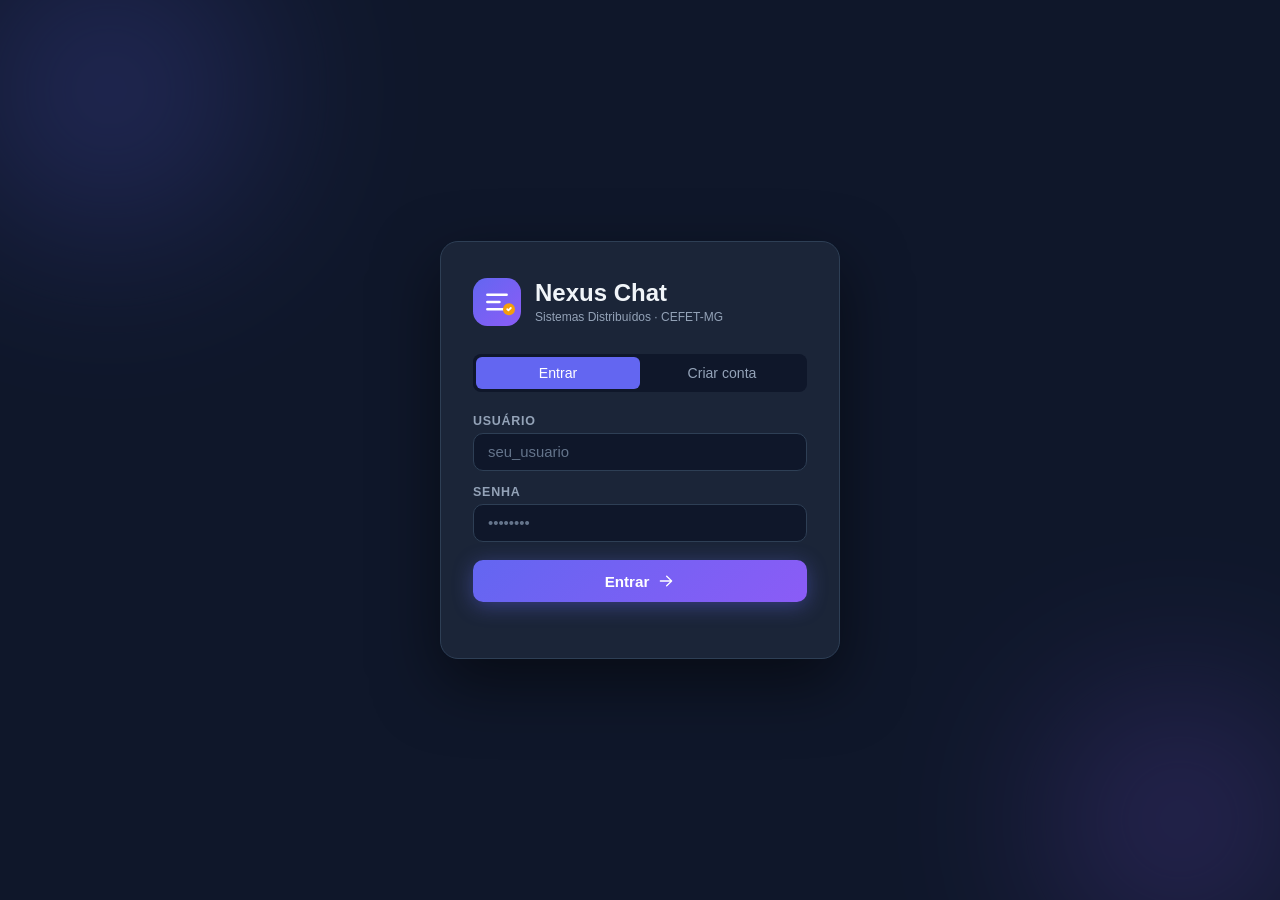
<file: TP FINAL/frontend/index.html>
<!DOCTYPE html>
<html lang="pt-BR">
<head>
  <meta charset="UTF-8" />
  <meta name="viewport" content="width=device-width, initial-scale=1.0" />
  <title>Nexus Chat</title>
  <link rel="stylesheet" href="style.css" />
</head>
<body>

  <!-- ── Auth ── -->
  <div id="auth-screen" class="screen active">
    <div class="auth-bg">
      <div class="auth-orb orb1"></div>
      <div class="auth-orb orb2"></div>
    </div>
    <div class="auth-card">
      <div class="auth-brand">
        <div class="brand-icon">
          <svg viewBox="0 0 40 40" fill="none" xmlns="http://www.w3.org/2000/svg">
            <rect width="40" height="40" rx="12" fill="url(#g1)"/>
            <path d="M12 14h16M12 20h10M12 26h13" stroke="white" stroke-width="2.2" stroke-linecap="round"/>
            <circle cx="30" cy="26" r="5" fill="#F59E0B"/>
            <path d="M28.5 26l1 1 2-2" stroke="white" stroke-width="1.5" stroke-linecap="round" stroke-linejoin="round"/>
            <defs>
              <linearGradient id="g1" x1="0" y1="0" x2="40" y2="40" gradientUnits="userSpaceOnUse">
                <stop stop-color="#6366F1"/>
                <stop offset="1" stop-color="#8B5CF6"/>
              </linearGradient>
            </defs>
          </svg>
        </div>
        <div>
          <h1>Nexus Chat</h1>
          <p>Sistemas Distribuídos · CEFET-MG</p>
        </div>
      </div>

      <div class="auth-tabs">
        <button class="atab active" data-tab="login">Entrar</button>
        <button class="atab" data-tab="register">Criar conta</button>
      </div>

      <form id="login-form" class="aform active">
        <label class="field">
          <span>Usuário</span>
          <input type="text" id="login-username" placeholder="seu_usuario" required autocomplete="username"/>
        </label>
        <label class="field">
          <span>Senha</span>
          <input type="password" id="login-password" placeholder="••••••••" required autocomplete="current-password"/>
        </label>
        <button type="submit" class="btn-submit">Entrar <svg viewBox="0 0 20 20" fill="currentColor"><path fill-rule="evenodd" d="M3 10a.75.75 0 01.75-.75h10.638L10.23 5.29a.75.75 0 111.04-1.08l5.5 5.25a.75.75 0 010 1.08l-5.5 5.25a.75.75 0 11-1.04-1.08l4.158-3.96H3.75A.75.75 0 013 10z" clip-rule="evenodd"/></svg></button>
      </form>

      <form id="register-form" class="aform">
        <label class="field">
          <span>Usuário</span>
          <input type="text" id="reg-username" placeholder="seu_usuario" required/>
        </label>
        <label class="field">
          <span>E-mail <em>(opcional)</em></span>
          <input type="email" id="reg-email" placeholder="email@exemplo.com"/>
        </label>
        <label class="field">
          <span>Senha</span>
          <input type="password" id="reg-password" placeholder="mínimo 4 caracteres" required/>
        </label>
        <button type="submit" class="btn-submit">Criar conta <svg viewBox="0 0 20 20" fill="currentColor"><path d="M10.75 4.75a.75.75 0 00-1.5 0v4.5h-4.5a.75.75 0 000 1.5h4.5v4.5a.75.75 0 001.5 0v-4.5h4.5a.75.75 0 000-1.5h-4.5v-4.5z"/></svg></button>
      </form>

      <p id="auth-error"></p>
    </div>
  </div>

  <!-- ── Chat ── -->
  <div id="chat-screen" class="screen">

    <!-- Sidebar -->
    <aside class="sidebar">
      <div class="sidebar-top">
        <div class="sidebar-brand">
          <svg viewBox="0 0 24 24" fill="none" class="brand-svg">
            <rect width="24" height="24" rx="7" fill="url(#gs)"/>
            <path d="M7 8h10M7 12h6M7 16h8" stroke="white" stroke-width="1.6" stroke-linecap="round"/>
            <defs>
              <linearGradient id="gs" x1="0" y1="0" x2="24" y2="24">
                <stop stop-color="#6366F1"/><stop offset="1" stop-color="#8B5CF6"/>
              </linearGradient>
            </defs>
          </svg>
          <span>Nexus</span>
        </div>
        <button id="logout-btn" class="logout-btn" title="Sair">
          <svg viewBox="0 0 24 24" fill="none" stroke="currentColor" stroke-width="2" stroke-linecap="round" stroke-linejoin="round">
            <path d="M9 21H5a2 2 0 01-2-2V5a2 2 0 012-2h4M16 17l5-5-5-5M21 12H9"/>
          </svg>
        </button>
      </div>

      <div class="me-bar">
        <div class="me-avatar" id="me-avatar"><span id="me-letter"></span></div>
        <div class="me-info">
          <span id="me-username" class="me-name"></span>
          <span class="me-status">● online</span>
        </div>
      </div>

      <div class="search-wrap">
        <svg viewBox="0 0 20 20" fill="currentColor" class="si">
          <path fill-rule="evenodd" d="M9 3.5a5.5 5.5 0 100 11 5.5 5.5 0 000-11zM2 9a7 7 0 1112.452 4.391l3.328 3.329a.75.75 0 11-1.06 1.06l-3.329-3.328A7 7 0 012 9z" clip-rule="evenodd"/>
        </svg>
        <input id="search-users" type="text" placeholder="Buscar..." />
      </div>

      <div class="nav-list">
        <div class="nav-section-header">
          <span>Canais</span>
          <button id="create-room-btn" class="section-action-btn" title="Criar sala">
            <svg viewBox="0 0 20 20" fill="currentColor"><path d="M10.75 4.75a.75.75 0 00-1.5 0v4.5h-4.5a.75.75 0 000 1.5h4.5v4.5a.75.75 0 001.5 0v-4.5h4.5a.75.75 0 000-1.5h-4.5v-4.5z"/></svg>
          </button>
        </div>
        <div id="rooms-list"></div>

        <div class="nav-section-header" id="dm-section" style="display:none">
          <span>Mensagens diretas</span>
        </div>
        <div id="dm-list"></div>
      </div>

      <div class="sidebar-bottom">
        <button id="delete-account-btn" class="delete-account-btn" title="Excluir conta">
          <svg viewBox="0 0 24 24" fill="none" stroke="currentColor" stroke-width="2" stroke-linecap="round" stroke-linejoin="round">
            <polyline points="3 6 5 6 21 6"/><path d="M19 6l-1 14H6L5 6"/><path d="M10 11v6M14 11v6"/><path d="M9 6V4h6v2"/>
          </svg>
          <span>Excluir conta</span>
        </button>
      </div>
    </aside>

    <!-- Main -->
    <main class="chat-main">

      <!-- Empty state -->
      <div id="empty-state" class="empty-state">
        <svg viewBox="0 0 80 80" fill="none" class="empty-icon">
          <circle cx="40" cy="40" r="40" fill="#1E293B"/>
          <rect x="20" y="26" width="40" height="28" rx="6" fill="none" stroke="#6366F1" stroke-width="2"/>
          <path d="M28 36h24M28 43h16" stroke="#6366F1" stroke-width="2" stroke-linecap="round"/>
          <circle cx="56" cy="54" r="8" fill="#6366F1"/>
          <path d="M53.5 54l1.5 1.5 3-3" stroke="white" stroke-width="1.5" stroke-linecap="round" stroke-linejoin="round"/>
        </svg>
        <h2>Bem-vindo ao Nexus Chat</h2>
        <p>Selecione um canal ou contato para começar</p>
      </div>

      <!-- Conversa ativa -->
      <div id="chat-view" style="display:none; flex-direction:column; height:100%">

        <div class="chat-topbar">
          <div class="topbar-left">
            <div class="topbar-avatar" id="topbar-avatar"></div>
            <div>
              <div class="topbar-name" id="topbar-name"></div>
              <div class="topbar-sub" id="topbar-sub"></div>
            </div>
          </div>
          <div class="topbar-right">
            <span id="ws-dot" class="ws-dot off" title="WebSocket"></span>
          </div>
        </div>

        <div class="messages-wrap" id="messages-container"></div>

        <div class="composer">
          <button class="composer-btn" title="Emoji">
            <svg viewBox="0 0 24 24" fill="none" stroke="currentColor" stroke-width="1.8">
              <circle cx="12" cy="12" r="10"/><path d="M8 14s1.5 2 4 2 4-2 4-2"/><line x1="9" y1="9" x2="9.01" y2="9"/><line x1="15" y1="9" x2="15.01" y2="9"/>
            </svg>
          </button>
          <form id="msg-form" class="composer-form">
            <input id="msg-input" type="text" placeholder="Mensagem…" autocomplete="off"/>
          </form>
          <button class="send-btn" id="send-btn" title="Enviar">
            <svg viewBox="0 0 24 24" fill="currentColor">
              <path d="M3.478 2.405a.75.75 0 00-.926.94l2.432 7.905H13.5a.75.75 0 010 1.5H4.984l-2.432 7.905a.75.75 0 00.926.94 60.519 60.519 0 0018.445-8.986.75.75 0 000-1.218A60.517 60.517 0 003.478 2.405z"/>
            </svg>
          </button>
        </div>

      </div>
    </main>
  </div>

  <!-- Modal criar sala -->
  <div id="modal-overlay" class="modal-overlay" style="display:none">
    <div class="modal-box">
      <h3>Nova sala</h3>
      <p>O nome não pode conter espaços (use hífen).</p>
      <form id="create-room-form">
        <input id="room-name-input" type="text" placeholder="ex: dev-backend" maxlength="40" required autocomplete="off"/>
        <div class="modal-actions">
          <button type="button" id="modal-cancel" class="btn-cancel">Cancelar</button>
          <button type="submit" class="btn-submit-sm">Criar</button>
        </div>
      </form>
      <p id="room-error" class="form-error"></p>
    </div>
  </div>

  <script src="app.js"></script>
</body>
</html>
</file>
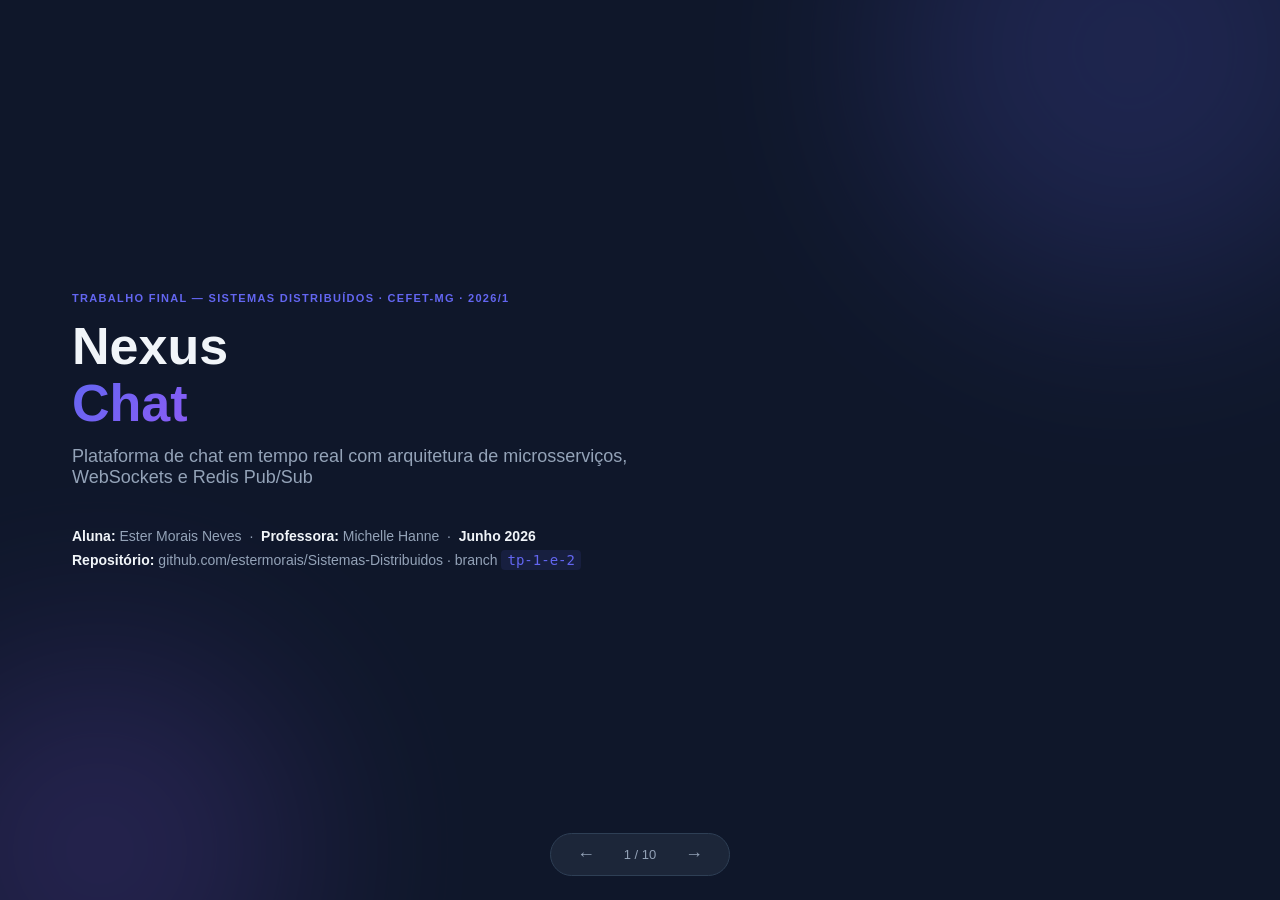
<file: TP FINAL/apresentacao.html>
<!DOCTYPE html>
<html lang="pt-BR">
<head>
<meta charset="UTF-8"/>
<meta name="viewport" content="width=device-width, initial-scale=1.0"/>
<title>Nexus Chat – Apresentação</title>
<style>
  * { box-sizing: border-box; margin: 0; padding: 0; }

  :root {
    --bg:      #0F172A;
    --bg2:     #1E293B;
    --bg3:     #273549;
    --border:  #2E3F55;
    --accent:  #6366F1;
    --accent2: #8B5CF6;
    --text:    #F1F5F9;
    --text2:   #94A3B8;
    --green:   #10B981;
    --red:     #EF4444;
    --amber:   #F59E0B;
  }

  body {
    font-family: 'Segoe UI', 'Inter', sans-serif;
    background: #000;
    color: var(--text);
    overflow: hidden;
    height: 100vh;
  }

  /* ── Slides ── */
  .slide {
    display: none;
    width: 100vw;
    height: 100vh;
    background: var(--bg);
    flex-direction: column;
    position: relative;
    overflow: hidden;
  }
  .slide.active { display: flex; }

  /* decorative gradient blobs */
  .blob {
    position: absolute;
    border-radius: 50%;
    filter: blur(100px);
    opacity: .18;
    pointer-events: none;
  }
  .blob-1 { width: 500px; height: 500px; top: -200px; right: -100px; background: var(--accent); }
  .blob-2 { width: 400px; height: 400px; bottom: -150px; left: -100px; background: var(--accent2); }

  /* ── Navigation ── */
  .nav {
    position: fixed;
    bottom: 24px;
    left: 50%;
    transform: translateX(-50%);
    display: flex;
    align-items: center;
    gap: 12px;
    background: rgba(30,41,59,.9);
    border: 1px solid var(--border);
    border-radius: 50px;
    padding: 8px 18px;
    z-index: 100;
    backdrop-filter: blur(10px);
  }
  .nav button {
    background: none;
    border: none;
    color: var(--text2);
    cursor: pointer;
    font-size: 18px;
    padding: 2px 8px;
    border-radius: 6px;
    transition: color .15s, background .15s;
  }
  .nav button:hover { color: var(--text); background: var(--bg3); }
  #slide-counter { font-size: 13px; color: var(--text2); min-width: 50px; text-align: center; }

  /* ── Slide content helpers ── */
  .slide-inner {
    position: relative;
    z-index: 1;
    flex: 1;
    display: flex;
    flex-direction: column;
    padding: 50px 72px 90px;
  }

  .slide-tag {
    font-size: 11px;
    font-weight: 700;
    letter-spacing: .12em;
    text-transform: uppercase;
    color: var(--accent);
    margin-bottom: 14px;
  }

  h1 { font-size: 52px; font-weight: 800; line-height: 1.1; color: var(--text); }
  h1 span { background: linear-gradient(135deg, var(--accent), var(--accent2)); -webkit-background-clip: text; -webkit-text-fill-color: transparent; }
  h2 { font-size: 34px; font-weight: 700; color: var(--text); margin-bottom: 24px; }
  h2 span { color: var(--accent); }

  .sub { font-size: 18px; color: var(--text2); margin-top: 14px; max-width: 600px; }
  .meta { font-size: 14px; color: var(--text2); margin-top: 32px; }
  .meta strong { color: var(--text); }

  /* ── Cards grid ── */
  .grid-2 { display: grid; grid-template-columns: 1fr 1fr; gap: 16px; }
  .grid-3 { display: grid; grid-template-columns: 1fr 1fr 1fr; gap: 14px; }
  .grid-4 { display: grid; grid-template-columns: 1fr 1fr 1fr 1fr; gap: 12px; }

  .card {
    background: var(--bg2);
    border: 1px solid var(--border);
    border-radius: 12px;
    padding: 18px 20px;
  }
  .card-icon { font-size: 26px; margin-bottom: 8px; }
  .card-title { font-size: 14px; font-weight: 700; color: var(--text); margin-bottom: 4px; }
  .card-tech  { font-size: 20px; font-weight: 800; color: var(--accent); margin-bottom: 4px; line-height: 1.1; }
  .card-desc  { font-size: 12px; color: var(--text2); line-height: 1.5; }

  .card.green-card { border-color: var(--green); }
  .card.green-card .card-tech { color: var(--green); }
  .card.amber-card { border-color: var(--amber); }
  .card.amber-card .card-tech { color: var(--amber); }
  .card.red-card { border-color: var(--red); }
  .card.red-card .card-tech { color: var(--red); }

  /* ── Badges / pills ── */
  .pill {
    display: inline-block;
    padding: 4px 14px;
    border-radius: 20px;
    font-size: 12px;
    font-weight: 600;
    background: rgba(99,102,241,.18);
    color: var(--accent);
    border: 1px solid rgba(99,102,241,.35);
    margin: 3px 2px;
  }
  .pill.green { background: rgba(16,185,129,.18); color: var(--green); border-color: rgba(16,185,129,.35); }
  .pill.amber { background: rgba(245,158,11,.18);  color: var(--amber); border-color: rgba(245,158,11,.35); }
  .pill.red   { background: rgba(239,68,68,.18);   color: var(--red);   border-color: rgba(239,68,68,.35); }

  /* ── Feature list ── */
  .feat-list { list-style: none; display: flex; flex-direction: column; gap: 10px; }
  .feat-list li {
    display: flex; align-items: flex-start; gap: 10px;
    font-size: 15px; color: var(--text2); line-height: 1.5;
  }
  .feat-list li .dot {
    width: 8px; height: 8px; border-radius: 50%; background: var(--accent);
    flex-shrink: 0; margin-top: 7px;
  }
  .feat-list li strong { color: var(--text); }

  /* ── Step boxes ── */
  .steps { display: flex; gap: 0; align-items: stretch; }
  .step {
    flex: 1;
    background: var(--bg2);
    border: 1px solid var(--border);
    padding: 16px 18px;
    position: relative;
  }
  .step:first-child { border-radius: 10px 0 0 10px; }
  .step:last-child  { border-radius: 0 10px 10px 0; }
  .step + .step { border-left: none; }
  .step-num { font-size: 11px; color: var(--accent); font-weight: 700; text-transform: uppercase; letter-spacing: .08em; }
  .step-title { font-size: 14px; font-weight: 700; color: var(--text); margin: 4px 0; }
  .step-desc  { font-size: 11.5px; color: var(--text2); line-height: 1.5; }
  .step-arrow {
    position: absolute; right: -18px; top: 50%;
    transform: translateY(-50%);
    font-size: 22px; color: var(--border);
    z-index: 2;
  }

  /* ── Stat numbers ── */
  .stat-row { display: flex; gap: 20px; margin-top: 16px; }
  .stat { text-align: center; }
  .stat-num { font-size: 44px; font-weight: 800; color: var(--accent); line-height: 1; }
  .stat-lbl { font-size: 12px; color: var(--text2); margin-top: 4px; }

  /* ── Code block ── */
  pre {
    background: #0D1117;
    border: 1px solid var(--border);
    border-radius: 8px;
    padding: 14px 18px;
    font-family: 'Cascadia Code', 'Consolas', monospace;
    font-size: 13px;
    color: #E2E8F0;
    line-height: 1.6;
    overflow: hidden;
  }
  .kw { color: #C792EA; }
  .str { color: #C3E88D; }
  .cm { color: #546E7A; }
  .fn { color: #82AAFF; }

  /* ── Accent line under h2 ── */
  .accent-line {
    width: 48px; height: 4px;
    background: linear-gradient(90deg, var(--accent), var(--accent2));
    border-radius: 2px;
    margin-bottom: 22px;
  }

  /* ── Two column layout ── */
  .two-col { display: flex; gap: 32px; flex: 1; }
  .col { flex: 1; }

  /* ── Table ── */
  table { width: 100%; border-collapse: collapse; font-size: 13px; }
  th { background: rgba(99,102,241,.2); color: var(--accent); padding: 9px 12px; text-align: left; font-size: 11px; text-transform: uppercase; letter-spacing: .08em; }
  td { padding: 9px 12px; border-bottom: 1px solid var(--border); color: var(--text2); }
  td:first-child { color: var(--text); font-weight: 600; }
  tr:last-child td { border-bottom: none; }

  /* progress bar */
  .bar-row { display: flex; align-items: center; gap: 10px; margin: 6px 0; }
  .bar-lbl { font-size: 12px; color: var(--text2); width: 110px; flex-shrink: 0; }
  .bar-track { flex: 1; height: 7px; background: var(--bg3); border-radius: 4px; }
  .bar-fill  { height: 100%; border-radius: 4px; background: linear-gradient(90deg, var(--accent), var(--accent2)); }
  .bar-val { font-size: 12px; color: var(--text); width: 36px; text-align: right; flex-shrink: 0; }
</style>
</head>
<body>

<!-- ══════════════════════════════════════
     SLIDE 1 — CAPA
══════════════════════════════════════ -->
<div class="slide active" id="s1">
  <div class="blob blob-1"></div>
  <div class="blob blob-2"></div>
  <div class="slide-inner" style="justify-content:center;">
    <div class="slide-tag">Trabalho Final — Sistemas Distribuídos · CEFET-MG · 2026/1</div>
    <h1>Nexus<br/><span>Chat</span></h1>
    <p class="sub">Plataforma de chat em tempo real com arquitetura de microsserviços, WebSockets e Redis Pub/Sub</p>
    <div class="meta" style="margin-top:40px">
      <strong>Aluna:</strong> Ester Morais Neves &nbsp;·&nbsp;
      <strong>Professora:</strong> Michelle Hanne &nbsp;·&nbsp;
      <strong>Junho 2026</strong>
    </div>
    <div class="meta" style="margin-top:8px">
      <strong>Repositório:</strong> github.com/estermorais/Sistemas-Distribuidos · branch <code style="color:var(--accent);background:rgba(99,102,241,.1);padding:2px 6px;border-radius:4px">tp-1-e-2</code>
    </div>
  </div>
</div>

<!-- ══════════════════════════════════════
     SLIDE 2 — VISÃO GERAL
══════════════════════════════════════ -->
<div class="slide" id="s2">
  <div class="blob blob-1"></div>
  <div class="slide-inner">
    <div class="slide-tag">O que foi construído</div>
    <h2>Visão Geral do Projeto</h2>
    <div class="accent-line"></div>
    <div class="grid-2" style="gap:18px">
      <ul class="feat-list">
        <li><div class="dot"></div><div><strong>Chat em tempo real</strong> via WebSockets — mensagens chegam instantaneamente sem polling</div></li>
        <li><div class="dot"></div><div><strong>Canais públicos (1:N)</strong> — salas criadas dinamicamente por qualquer usuário</div></li>
        <li><div class="dot"></div><div><strong>Mensagens diretas (1:1)</strong> — conversas privadas entre dois usuários</div></li>
        <li><div class="dot"></div><div><strong>Histórico persistido</strong> — mensagens salvas no banco, novos usuários veem conversas anteriores</div></li>
        <li><div class="dot"></div><div><strong>Autenticação JWT</strong> — token gerado no login, válido 60 min, verificado em cada conexão</div></li>
      </ul>
      <ul class="feat-list">
        <li><div class="dot" style="background:var(--green)"></div><div><strong>Escalabilidade horizontal</strong> — 2 réplicas do Chat Service sincronizadas via Redis</div></li>
        <li><div class="dot" style="background:var(--green)"></div><div><strong>Criar salas</strong> — qualquer usuário cria um canal novo pelo botão "+"</div></li>
        <li><div class="dot" style="background:var(--green)"></div><div><strong>Excluir conta</strong> — soft delete via <code style="font-size:11px;color:var(--accent)">DELETE /users/me</code></div></li>
        <li><div class="dot" style="background:var(--green)"></div><div><strong>33 testes automatizados</strong> — unitários + integração sem Docker</div></li>
        <li><div class="dot" style="background:var(--green)"></div><div><strong>Reconexão automática</strong> — WebSocket reconecta sozinho após queda</div></li>
      </ul>
    </div>
  </div>
</div>

<!-- ══════════════════════════════════════
     SLIDE 3 — ARQUITETURA
══════════════════════════════════════ -->
<div class="slide" id="s3">
  <div class="blob blob-1"></div>
  <div class="slide-inner">
    <div class="slide-tag">Como o sistema está organizado</div>
    <h2>Arquitetura do Sistema</h2>
    <div class="accent-line"></div>
    <svg viewBox="0 0 860 300" xmlns="http://www.w3.org/2000/svg" style="width:100%;max-height:240px">
      <defs>
        <marker id="a" markerWidth="8" markerHeight="8" refX="6" refY="3" orient="auto">
          <path d="M0,0 L0,6 L8,3 z" fill="#475569"/>
        </marker>
        <linearGradient id="ga" x1="0" y1="0" x2="1" y2="1">
          <stop offset="0" stop-color="#6366F1"/>
          <stop offset="1" stop-color="#8B5CF6"/>
        </linearGradient>
      </defs>
      <!-- Browser -->
      <rect x="10" y="110" width="100" height="60" rx="8" fill="#273549" stroke="#2E3F55" stroke-width="1.5"/>
      <text x="60" y="134" fill="#F1F5F9" text-anchor="middle" font-family="Segoe UI" font-size="12" font-weight="700">Browser</text>
      <text x="60" y="151" fill="#94A3B8" text-anchor="middle" font-family="Segoe UI" font-size="10">HTML/CSS/JS</text>
      <text x="60" y="164" fill="#94A3B8" text-anchor="middle" font-family="Segoe UI" font-size="10">WebSocket</text>
      <!-- Arrow -->
      <line x1="110" y1="140" x2="158" y2="140" stroke="#475569" stroke-width="1.5" marker-end="url(#a)"/>
      <text x="134" y="133" fill="#64748B" text-anchor="middle" font-family="Segoe UI" font-size="9">HTTP / WS</text>
      <!-- Nginx -->
      <rect x="158" y="90" width="110" height="100" rx="8" fill="#92400E" stroke="#F59E0B" stroke-width="1.5"/>
      <text x="213" y="130" fill="#FEF3C7" text-anchor="middle" font-family="Segoe UI" font-size="13" font-weight="800">Nginx</text>
      <text x="213" y="148" fill="#FDE68A" text-anchor="middle" font-family="Segoe UI" font-size="10">Reverse Proxy</text>
      <text x="213" y="162" fill="#FDE68A" text-anchor="middle" font-family="Segoe UI" font-size="10">Load Balancer</text>
      <text x="213" y="176" fill="#FDE68A" text-anchor="middle" font-family="Segoe UI" font-size="10">porta 80</text>
      <!-- Nginx to Auth -->
      <line x1="268" y1="115" x2="318" y2="80" stroke="#475569" stroke-width="1.5" marker-end="url(#a)"/>
      <text x="285" y="88" fill="#64748B" font-family="Segoe UI" font-size="9">/api/auth/</text>
      <!-- Nginx to Chat -->
      <line x1="268" y1="165" x2="318" y2="200" stroke="#475569" stroke-width="1.5" marker-end="url(#a)"/>
      <text x="280" y="196" fill="#64748B" font-family="Segoe UI" font-size="9">/api/chat/ /ws/</text>
      <!-- Auth Service -->
      <rect x="318" y="30" width="130" height="90" rx="8" fill="url(#ga)" stroke="#6366F1" stroke-width="1.5"/>
      <text x="383" y="58" fill="white" text-anchor="middle" font-family="Segoe UI" font-size="13" font-weight="800">Auth Service</text>
      <text x="383" y="76" fill="#C7D2FE" text-anchor="middle" font-family="Segoe UI" font-size="10">FastAPI · porta 8001</text>
      <text x="383" y="92" fill="#C7D2FE" text-anchor="middle" font-family="Segoe UI" font-size="10">JWT (HS256) + bcrypt</text>
      <text x="383" y="108" fill="#C7D2FE" text-anchor="middle" font-family="Segoe UI" font-size="10">register / login / users / delete</text>
      <!-- Chat Service replica 1 -->
      <rect x="318" y="160" width="130" height="70" rx="8" fill="url(#ga)" stroke="#6366F1" stroke-width="1.5"/>
      <text x="383" y="185" fill="white" text-anchor="middle" font-family="Segoe UI" font-size="13" font-weight="800">Chat Service</text>
      <text x="383" y="202" fill="#C7D2FE" text-anchor="middle" font-family="Segoe UI" font-size="10">FastAPI · WebSockets</text>
      <text x="383" y="218" fill="#C7D2FE" text-anchor="middle" font-family="Segoe UI" font-size="10">Réplica 1 + Réplica 2</text>
      <!-- Auth to Postgres -->
      <line x1="448" y1="70" x2="510" y2="90" stroke="#475569" stroke-width="1.5" marker-end="url(#a)"/>
      <!-- Chat to Postgres -->
      <line x1="448" y1="195" x2="510" y2="155" stroke="#475569" stroke-width="1.5" marker-end="url(#a)"/>
      <!-- PostgreSQL -->
      <rect x="510" y="50" width="130" height="130" rx="8" fill="#064E3B" stroke="#10B981" stroke-width="1.5"/>
      <text x="575" y="80" fill="#6EE7B7" text-anchor="middle" font-family="Segoe UI" font-size="13" font-weight="800">PostgreSQL</text>
      <text x="575" y="98" fill="#A7F3D0" text-anchor="middle" font-family="Segoe UI" font-size="10">tabela: users</text>
      <text x="575" y="114" fill="#A7F3D0" text-anchor="middle" font-family="Segoe UI" font-size="10">tabela: messages</text>
      <text x="575" y="130" fill="#A7F3D0" text-anchor="middle" font-family="Segoe UI" font-size="10">tabela: rooms</text>
      <text x="575" y="148" fill="#6EE7B7" text-anchor="middle" font-family="Segoe UI" font-size="10">porta 5432</text>
      <!-- Chat to Redis -->
      <line x1="448" y1="220" x2="510" y2="245" stroke="#475569" stroke-width="1.5" marker-end="url(#a)"/>
      <text x="473" y="240" fill="#64748B" font-family="Segoe UI" font-size="9">Pub/Sub</text>
      <!-- Redis -->
      <rect x="510" y="225" width="130" height="60" rx="8" fill="#450A0A" stroke="#EF4444" stroke-width="1.5"/>
      <text x="575" y="250" fill="#FCA5A5" text-anchor="middle" font-family="Segoe UI" font-size="13" font-weight="800">Redis</text>
      <text x="575" y="267" fill="#FEE2E2" text-anchor="middle" font-family="Segoe UI" font-size="10">Pub/Sub — sync réplicas</text>
      <!-- Docker wrapper -->
      <rect x="4" y="4" width="850" height="290" rx="10" fill="none" stroke="#334155" stroke-width="1.5" stroke-dasharray="6 3"/>
      <text x="660" y="290" fill="#475569" font-family="Segoe UI" font-size="10" font-weight="600">Docker Compose</text>
    </svg>
  </div>
</div>

<!-- ══════════════════════════════════════
     SLIDE 4 — STACK TÉCNICA
══════════════════════════════════════ -->
<div class="slide" id="s4">
  <div class="blob blob-1"></div>
  <div class="slide-inner">
    <div class="slide-tag">Tecnologias utilizadas</div>
    <h2>Stack Técnica</h2>
    <div class="accent-line"></div>
    <div class="grid-4">
      <div class="card">
        <div class="card-icon">🖥️</div>
        <div class="card-title">Frontend</div>
        <div class="card-tech">HTML + CSS + JS</div>
        <div class="card-desc">JavaScript puro, sem framework. Tema escuro com cores índigo/roxo. WebSocket nativo do browser.</div>
      </div>
      <div class="card">
        <div class="card-icon">⚙️</div>
        <div class="card-title">Backend</div>
        <div class="card-tech">FastAPI (Python)</div>
        <div class="card-desc">Dois microsserviços independentes. Assíncrono por padrão, suporte nativo a WebSockets e geração automática de documentação.</div>
      </div>
      <div class="card green-card">
        <div class="card-icon">🗄️</div>
        <div class="card-title">Banco de Dados</div>
        <div class="card-tech">PostgreSQL 15</div>
        <div class="card-desc">Tabelas: users, messages, rooms. Acesso via SQLAlchemy com suporte a transações.</div>
      </div>
      <div class="card red-card">
        <div class="card-icon">⚡</div>
        <div class="card-title">Mensageria</div>
        <div class="card-tech">Redis 7</div>
        <div class="card-desc">Pub/Sub para sincronizar mensagens entre as duas réplicas do Chat Service em tempo real.</div>
      </div>
      <div class="card amber-card">
        <div class="card-icon">🔐</div>
        <div class="card-title">Autenticação</div>
        <div class="card-tech">JWT + bcrypt</div>
        <div class="card-desc">Token HS256 válido por 60 min. Senhas com bcrypt — hash diferente a cada cadastro. Stateless.</div>
      </div>
      <div class="card">
        <div class="card-icon">🐳</div>
        <div class="card-title">Infraestrutura</div>
        <div class="card-tech">Docker Compose</div>
        <div class="card-desc">Orquestra 5 containers: Nginx, Auth, Chat ×2, Postgres, Redis. Health checks garantem ordem de start.</div>
      </div>
      <div class="card">
        <div class="card-icon">🔄</div>
        <div class="card-title">Proxy / LB</div>
        <div class="card-tech">Nginx</div>
        <div class="card-desc">Reverse proxy e load balancer. Distribui tráfego entre réplicas em round-robin. Serve arquivos estáticos.</div>
      </div>
      <div class="card green-card">
        <div class="card-icon">🧪</div>
        <div class="card-title">Testes</div>
        <div class="card-tech">pytest</div>
        <div class="card-desc">33 testes automatizados. SQLite em memória via injeção de dependência. Sem necessidade de Docker.</div>
      </div>
    </div>
  </div>
</div>

<!-- ══════════════════════════════════════
     SLIDE 5 — MICROSSERVIÇOS
══════════════════════════════════════ -->
<div class="slide" id="s5">
  <div class="blob blob-2"></div>
  <div class="slide-inner">
    <div class="slide-tag">Arquitetura de microsserviços</div>
    <h2>Sim, estamos usando <span>Microsserviços</span></h2>
    <div class="accent-line"></div>
    <div class="two-col" style="gap:28px">
      <div class="col">
        <div class="card" style="margin-bottom:14px; border-color:var(--accent)">
          <div class="card-title" style="font-size:16px;margin-bottom:8px">🔐 Auth Service</div>
          <ul class="feat-list" style="gap:6px">
            <li><div class="dot"></div><div>Container próprio, processo independente</div></li>
            <li><div class="dot"></div><div>Responsabilidade única: usuários e tokens</div></li>
            <li><div class="dot"></div><div><code style="font-size:11px;color:var(--accent)">POST /register</code> · <code style="font-size:11px;color:var(--accent)">POST /login</code></div></li>
            <li><div class="dot"></div><div><code style="font-size:11px;color:var(--accent)">GET /users</code> · <code style="font-size:11px;color:var(--accent)">DELETE /users/me</code></div></li>
            <li><div class="dot"></div><div>Pode escalar independentemente</div></li>
          </ul>
        </div>
        <div class="card" style="border-color:var(--accent2)">
          <div class="card-title" style="font-size:16px;margin-bottom:8px">💬 Chat Service</div>
          <ul class="feat-list" style="gap:6px">
            <li><div class="dot" style="background:var(--accent2)"></div><div>Container próprio, roda com <strong>2 réplicas</strong></div></li>
            <li><div class="dot" style="background:var(--accent2)"></div><div>Responsabilidade única: mensagens e conexões</div></li>
            <li><div class="dot" style="background:var(--accent2)"></div><div><code style="font-size:11px;color:var(--accent2)">WebSocket /ws/{user_id}</code></div></li>
            <li><div class="dot" style="background:var(--accent2)"></div><div><code style="font-size:11px;color:var(--accent2)">GET/POST /rooms</code> · <code style="font-size:11px;color:var(--accent2)">GET /messages</code></div></li>
            <li><div class="dot" style="background:var(--accent2)"></div><div>Redis Pub/Sub sincroniza as réplicas</div></li>
          </ul>
        </div>
      </div>
      <div class="col">
        <p style="font-size:14px;color:var(--text2);margin-bottom:16px">
          Cada serviço tem seu próprio ciclo de vida. Se o Auth Service cair, o chat continua funcionando
          para quem já está autenticado. Se uma réplica do Chat Service reiniciar, a outra absorve o tráfego.
        </p>
        <div class="card" style="background:rgba(99,102,241,.06)">
          <div class="card-title" style="margin-bottom:10px">Como eles se comunicam?</div>
          <ul class="feat-list" style="gap:8px">
            <li><div class="dot" style="background:var(--amber)"></div><div>Frontend → Nginx → Auth Service via <strong>HTTP REST</strong></div></li>
            <li><div class="dot" style="background:var(--amber)"></div><div>Frontend → Nginx → Chat Service via <strong>WebSocket</strong></div></li>
            <li><div class="dot" style="background:var(--red)"></div><div>Chat Service ↔ Redis via <strong>Pub/Sub</strong> (não há chamada HTTP entre serviços)</div></li>
            <li><div class="dot" style="background:var(--green)"></div><div>Ambos → PostgreSQL via <strong>SQLAlchemy</strong> (tabelas separadas)</div></li>
          </ul>
        </div>
      </div>
    </div>
  </div>
</div>

<!-- ══════════════════════════════════════
     SLIDE 6 — AUTENTICAÇÃO E COMUNICAÇÃO
══════════════════════════════════════ -->
<div class="slide" id="s6">
  <div class="blob blob-1"></div>
  <div class="slide-inner">
    <div class="slide-tag">Segurança e tempo real</div>
    <h2>Autenticação e <span>Comunicação</span></h2>
    <div class="accent-line"></div>
    <div class="two-col">
      <div class="col">
        <h3 style="color:var(--accent);font-size:16px;margin-bottom:12px">🔐 Como a autenticação funciona</h3>
        <div class="steps" style="flex-direction:column; gap:8px">
          <div class="card" style="padding:12px 16px">
            <div class="step-num">1 — Cadastro</div>
            <div class="step-desc">Senha enviada via HTTPS → bcrypt gera hash (custo 12) → salvo no PostgreSQL. A senha em texto puro nunca é persistida.</div>
          </div>
          <div class="card" style="padding:12px 16px">
            <div class="step-num">2 — Login</div>
            <div class="step-desc">bcrypt.verify() compara senha com hash → gera JWT HS256 com user_id e username, validade 60 min.</div>
          </div>
          <div class="card" style="padding:12px 16px">
            <div class="step-num">3 — Uso</div>
            <div class="step-desc">JWT enviado em cada requisição. WebSocket: token na query string. Chat Service valida o token antes de aceitar a conexão.</div>
          </div>
        </div>
      </div>
      <div class="col">
        <h3 style="color:var(--accent2);font-size:16px;margin-bottom:12px">📡 Como as mensagens chegam</h3>
        <ul class="feat-list" style="gap:12px">
          <li><div class="dot" style="background:var(--accent2)"></div><div><strong>WebSocket é assíncrono por natureza</strong> — a mensagem chega quando o servidor envia, sem o cliente precisar perguntar (sem polling)</div></li>
          <li><div class="dot" style="background:var(--accent2)"></div><div><strong>Pub/Sub:</strong> quando uma réplica recebe a mensagem, publica no Redis; todas as réplicas inscritas entregam para seus usuários conectados</div></li>
          <li><div class="dot" style="background:var(--accent2)"></div><div><strong>Sem duplicação:</strong> tudo passa pelo Redis; a entrega local é só fallback quando Redis não está disponível</div></li>
          <li><div class="dot" style="background:var(--green)"></div><div><strong>Sim, as mensagens são assíncronas</strong> — você envia e o destinatário recebe quando a mensagem chega, independentemente de quando ele vai ver</div></li>
        </ul>
      </div>
    </div>
  </div>
</div>

<!-- ══════════════════════════════════════
     SLIDE 7 — FUNCIONALIDADES
══════════════════════════════════════ -->
<div class="slide" id="s7">
  <div class="blob blob-2"></div>
  <div class="slide-inner">
    <div class="slide-tag">O que o usuário pode fazer</div>
    <h2>Funcionalidades <span>Implementadas</span></h2>
    <div class="accent-line"></div>
    <div class="grid-2" style="gap:16px; flex:1">
      <div class="card">
        <div class="card-icon">🏠</div>
        <div class="card-title">Criar e entrar em salas</div>
        <div class="card-desc" style="font-size:13px; line-height:1.6;">
          Salas padrão (<em>geral, tecnologia, off-topic</em>) criadas automaticamente no startup.
          Qualquer usuário pode criar novas salas pelo botão "+" — o nome é normalizado e salvo no banco.
        </div>
      </div>
      <div class="card">
        <div class="card-icon">💬</div>
        <div class="card-title">Selecionar destinatário</div>
        <div class="card-desc" style="font-size:13px; line-height:1.6;">
          Na barra lateral: clicar em um <strong>canal (#)</strong> envia para todos no canal (1:N).
          Clicar em um <strong>contato</strong> abre conversa privada (1:1). O frontend envia o
          campo <code style="font-size:11px">room_id</code> ou <code style="font-size:11px">recipient_id</code> no JSON.
        </div>
      </div>
      <div class="card">
        <div class="card-icon">📜</div>
        <div class="card-title">Histórico para novos usuários</div>
        <div class="card-desc" style="font-size:13px; line-height:1.6;">
          Ao abrir qualquer canal, o frontend busca os últimos 60 mensagens via
          <code style="font-size:11px">GET /messages?room_id=X</code>. Novos usuários veem
          toda a conversa anterior ao seu cadastro.
        </div>
      </div>
      <div class="card red-card">
        <div class="card-icon">🗑️</div>
        <div class="card-title">Excluir conta</div>
        <div class="card-desc" style="font-size:13px; line-height:1.6;">
          Botão "Excluir conta" na base da sidebar chama <code style="font-size:11px">DELETE /users/me</code>.
          É um <em>soft delete</em>: campo <code style="font-size:11px">is_active = false</code> no banco.
          O usuário não consegue mais fazer login, mas as mensagens dele continuam no histórico.
        </div>
      </div>
    </div>
  </div>
</div>

<!-- ══════════════════════════════════════
     SLIDE 8 — STATUS ONLINE
══════════════════════════════════════ -->
<div class="slide" id="s8">
  <div class="blob blob-1"></div>
  <div class="slide-inner">
    <div class="slide-tag">Presença e sinalização</div>
    <h2>Status <span>Online</span></h2>
    <div class="accent-line"></div>
    <div class="two-col" style="gap:32px">
      <div class="col">
        <div class="card" style="border-color:var(--green); margin-bottom:16px">
          <div class="card-title" style="font-size:15px;margin-bottom:8px">✅ O que está implementado</div>
          <ul class="feat-list" style="gap:8px">
            <li><div class="dot" style="background:var(--green)"></div><div>Ponto <strong style="color:var(--green)">verde</strong> no cabeçalho quando o WebSocket está ativo</div></li>
            <li><div class="dot" style="background:var(--red)"></div><div>Ponto <strong style="color:var(--red)">vermelho</strong> e texto "reconectando..." quando a conexão cai</div></li>
            <li><div class="dot" style="background:var(--green)"></div><div>Reconexão automática a cada 3 segundos em caso de queda</div></li>
            <li><div class="dot" style="background:var(--green)"></div><div>Badge numérico de mensagens não lidas por canal/DM</div></li>
          </ul>
        </div>
        <div class="card" style="border-color:var(--border)">
          <div class="card-title" style="font-size:15px;margin-bottom:8px">⚠️ O que não está (ainda)</div>
          <ul class="feat-list" style="gap:8px">
            <li><div class="dot" style="background:var(--text2)"></div><div>Lista global de "quem está online agora" visível para todos</div></li>
            <li><div class="dot" style="background:var(--text2)"></div><div>Confirmação de leitura ("mensagem lida")</div></li>
          </ul>
        </div>
      </div>
      <div class="col" style="display:flex;flex-direction:column;justify-content:center">
        <p style="font-size:14px;color:var(--text2);line-height:1.8;margin-bottom:16px">
          Para implementar uma lista global de online, seria necessário emitir um evento
          <code style="font-size:12px;color:var(--accent)">user:online</code> no Redis quando
          o WebSocket conecta e um <code style="font-size:12px;color:var(--accent)">user:offline</code>
          quando desconecta, e o frontend assinaria esses eventos para atualizar a lista.
        </p>
        <div class="card" style="background:rgba(99,102,241,.06)">
          <div class="card-desc" style="font-size:13px;line-height:1.7">
            A arquitetura atual já suporta isso — seria uma extensão natural do sistema de Pub/Sub
            já existente, sem necessidade de mudança na infraestrutura.
          </div>
        </div>
      </div>
    </div>
  </div>
</div>

<!-- ══════════════════════════════════════
     SLIDE 9 — TESTES
══════════════════════════════════════ -->
<div class="slide" id="s9">
  <div class="blob blob-2"></div>
  <div class="slide-inner">
    <div class="slide-tag">Qualidade e validação</div>
    <h2>Testes e <span>Resultados</span></h2>
    <div class="accent-line"></div>
    <div class="two-col" style="gap:28px">
      <div class="col">
        <div class="stat-row" style="margin-bottom:20px">
          <div class="stat"><div class="stat-num">33</div><div class="stat-lbl">testes totais</div></div>
          <div class="stat"><div class="stat-num" style="color:var(--green)">33</div><div class="stat-lbl">passaram ✓</div></div>
          <div class="stat"><div class="stat-num" style="color:var(--red)">0</div><div class="stat-lbl">falharam</div></div>
        </div>
        <div class="bar-row"><span class="bar-lbl">Auth — Unit (8)</span><div class="bar-track"><div class="bar-fill" style="width:100%"></div></div><span class="bar-val">8/8</span></div>
        <div class="bar-row"><span class="bar-lbl">Auth — Integr (11)</span><div class="bar-track"><div class="bar-fill" style="width:100%"></div></div><span class="bar-val">11/11</span></div>
        <div class="bar-row"><span class="bar-lbl">Chat — Unit (5)</span><div class="bar-track"><div class="bar-fill" style="width:100%"></div></div><span class="bar-val">5/5</span></div>
        <div class="bar-row"><span class="bar-lbl">Chat — Integr (9)</span><div class="bar-track"><div class="bar-fill" style="width:100%"></div></div><span class="bar-val">9/9</span></div>
        <p style="font-size:12px;color:var(--text2);margin-top:14px">
          Todos rodados com SQLite em memória via injeção de dependência do FastAPI — sem necessidade de Docker ou PostgreSQL.
        </p>
      </div>
      <div class="col">
        <div class="card" style="margin-bottom:12px">
          <div class="card-title" style="margin-bottom:8px">⚡ Teste de Carga — 10 usuários simultâneos</div>
          <div class="bar-row"><span class="bar-lbl">Login médio</span><div class="bar-track"><div class="bar-fill" style="width:20%"></div></div><span class="bar-val">18ms</span></div>
          <div class="bar-row"><span class="bar-lbl">Login p95</span><div class="bar-track"><div class="bar-fill" style="width:25%"></div></div><span class="bar-val">24ms</span></div>
          <div class="bar-row"><span class="bar-lbl">Throughput</span><div class="bar-track"><div class="bar-fill" style="width:60%"></div></div><span class="bar-val">15/s</span></div>
          <div class="bar-row"><span class="bar-lbl">Erros</span><div class="bar-track"><div class="bar-fill" style="width:0%"></div></div><span class="bar-val" style="color:var(--green)">0</span></div>
        </div>
        <div class="card" style="background:rgba(16,185,129,.06); border-color:var(--green)">
          <div class="card-desc" style="font-size:13px; line-height:1.7">
            50 mensagens enviadas, 487 recebidas (cada mensagem de canal chega para todos no canal).
            Tempo total: 3.24s. <strong style="color:var(--green)">Resultado: PASSOU</strong>
          </div>
        </div>
      </div>
    </div>
  </div>
</div>

<!-- ══════════════════════════════════════
     SLIDE 10 — CONCLUSÃO
══════════════════════════════════════ -->
<div class="slide" id="s10">
  <div class="blob blob-1"></div>
  <div class="blob blob-2"></div>
  <div class="slide-inner" style="justify-content:center; align-items:center; text-align:center">
    <div class="slide-tag" style="text-align:center">Resumo final</div>
    <h1 style="font-size:42px; margin-bottom:20px">Obrigada! 🎉</h1>
    <p style="font-size:16px; color:var(--text2); max-width:620px; line-height:1.8; margin-bottom:32px">
      O <strong style="color:var(--text)">Nexus Chat</strong> foi construído com dois microsserviços independentes,
      WebSockets para tempo real, Redis para escalar horizontalmente e PostgreSQL para persistência.
      Tudo orquestrado com Docker Compose e testado com 33 testes automatizados.
    </p>
    <div style="display:flex; gap:10px; flex-wrap:wrap; justify-content:center; margin-bottom:32px">
      <span class="pill">FastAPI</span>
      <span class="pill">WebSockets</span>
      <span class="pill green">PostgreSQL</span>
      <span class="pill red">Redis Pub/Sub</span>
      <span class="pill amber">Nginx</span>
      <span class="pill">JWT + bcrypt</span>
      <span class="pill">Docker Compose</span>
      <span class="pill green">33 testes</span>
    </div>
    <code style="font-size:13px; color:var(--accent); background:rgba(99,102,241,.1); padding:8px 18px; border-radius:8px; border:1px solid rgba(99,102,241,.2)">
      github.com/estermorais/Sistemas-Distribuidos · branch tp-1-e-2
    </code>
  </div>
</div>

<!-- ── Navigation controls ── -->
<div class="nav">
  <button onclick="go(-1)">&#8592;</button>
  <span id="slide-counter">1 / 10</span>
  <button onclick="go(1)">&#8594;</button>
</div>

<script>
  const slides = document.querySelectorAll('.slide');
  let cur = 0;

  function go(dir) {
    slides[cur].classList.remove('active');
    cur = (cur + dir + slides.length) % slides.length;
    slides[cur].classList.add('active');
    document.getElementById('slide-counter').textContent = `${cur + 1} / ${slides.length}`;
  }

  document.addEventListener('keydown', e => {
    if (e.key === 'ArrowRight' || e.key === 'ArrowDown' || e.key === ' ') go(1);
    if (e.key === 'ArrowLeft'  || e.key === 'ArrowUp') go(-1);
  });
</script>
</body>
</html>
</file>
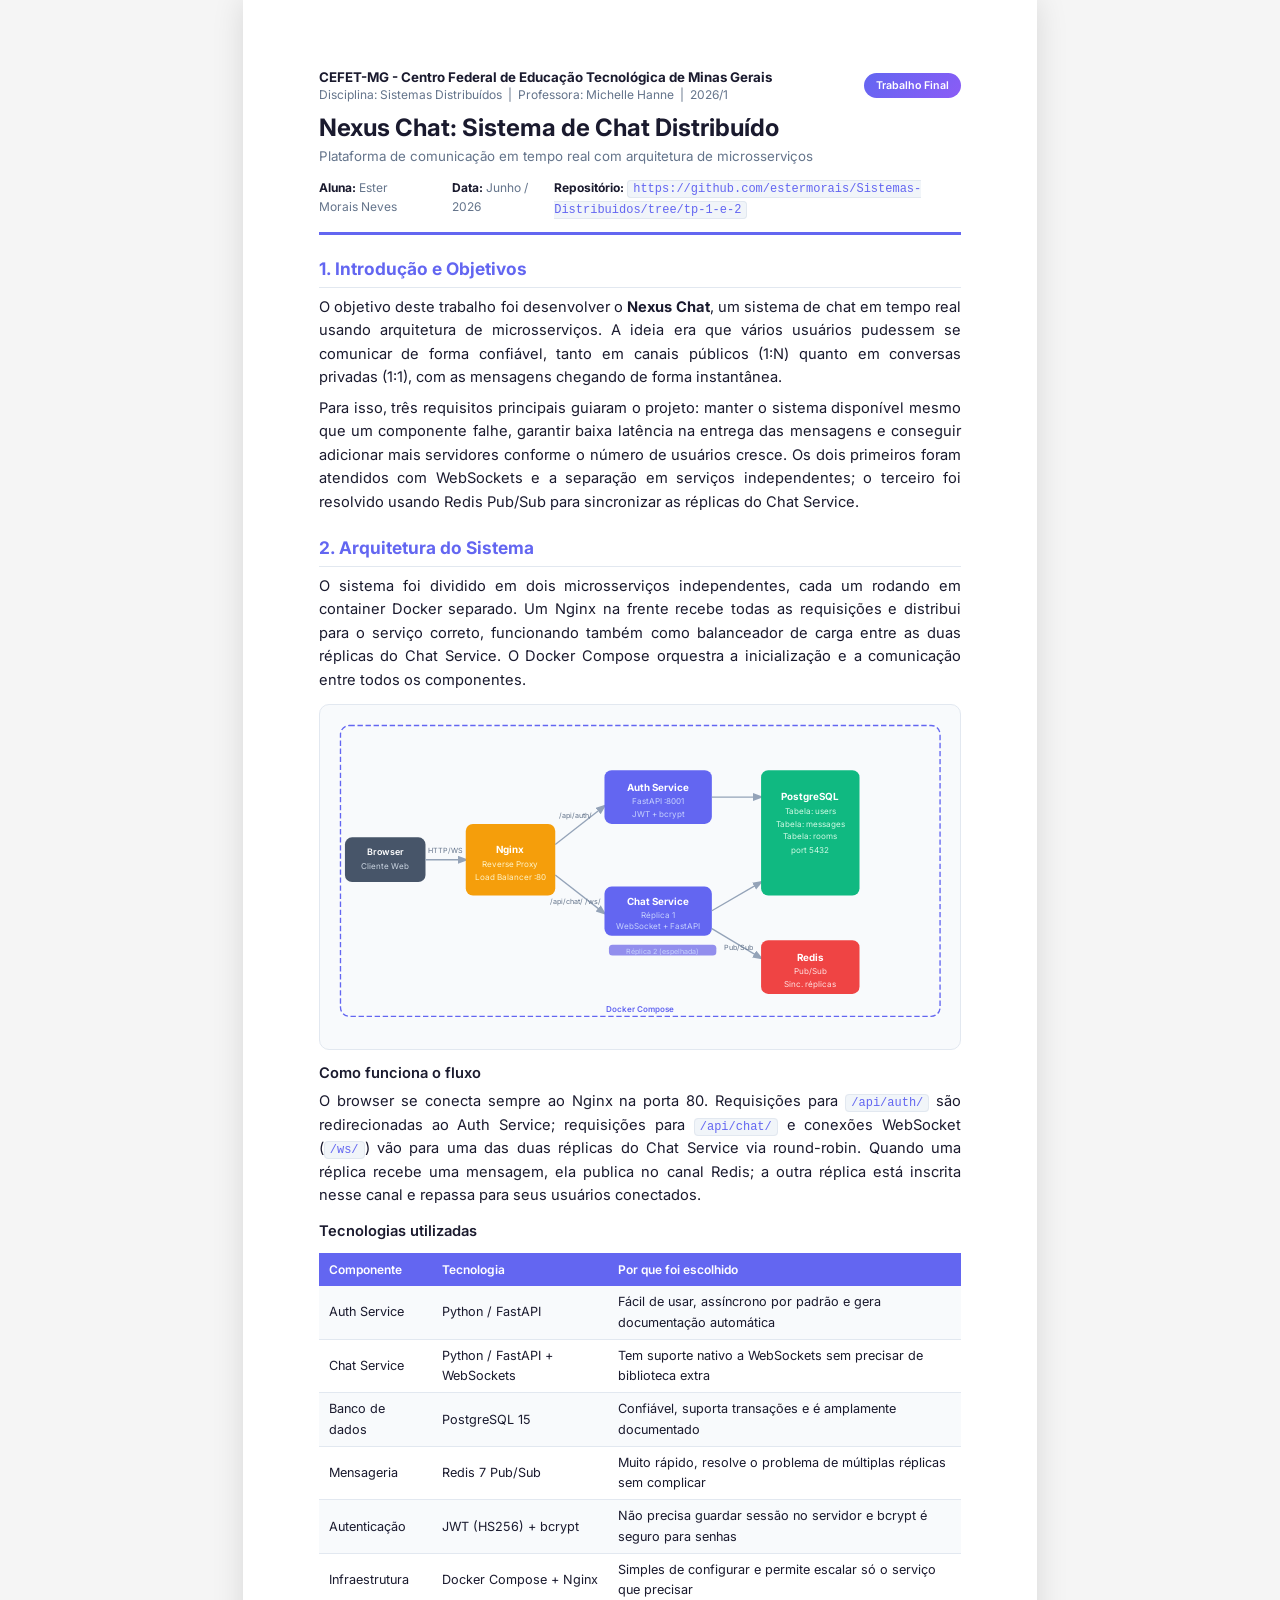
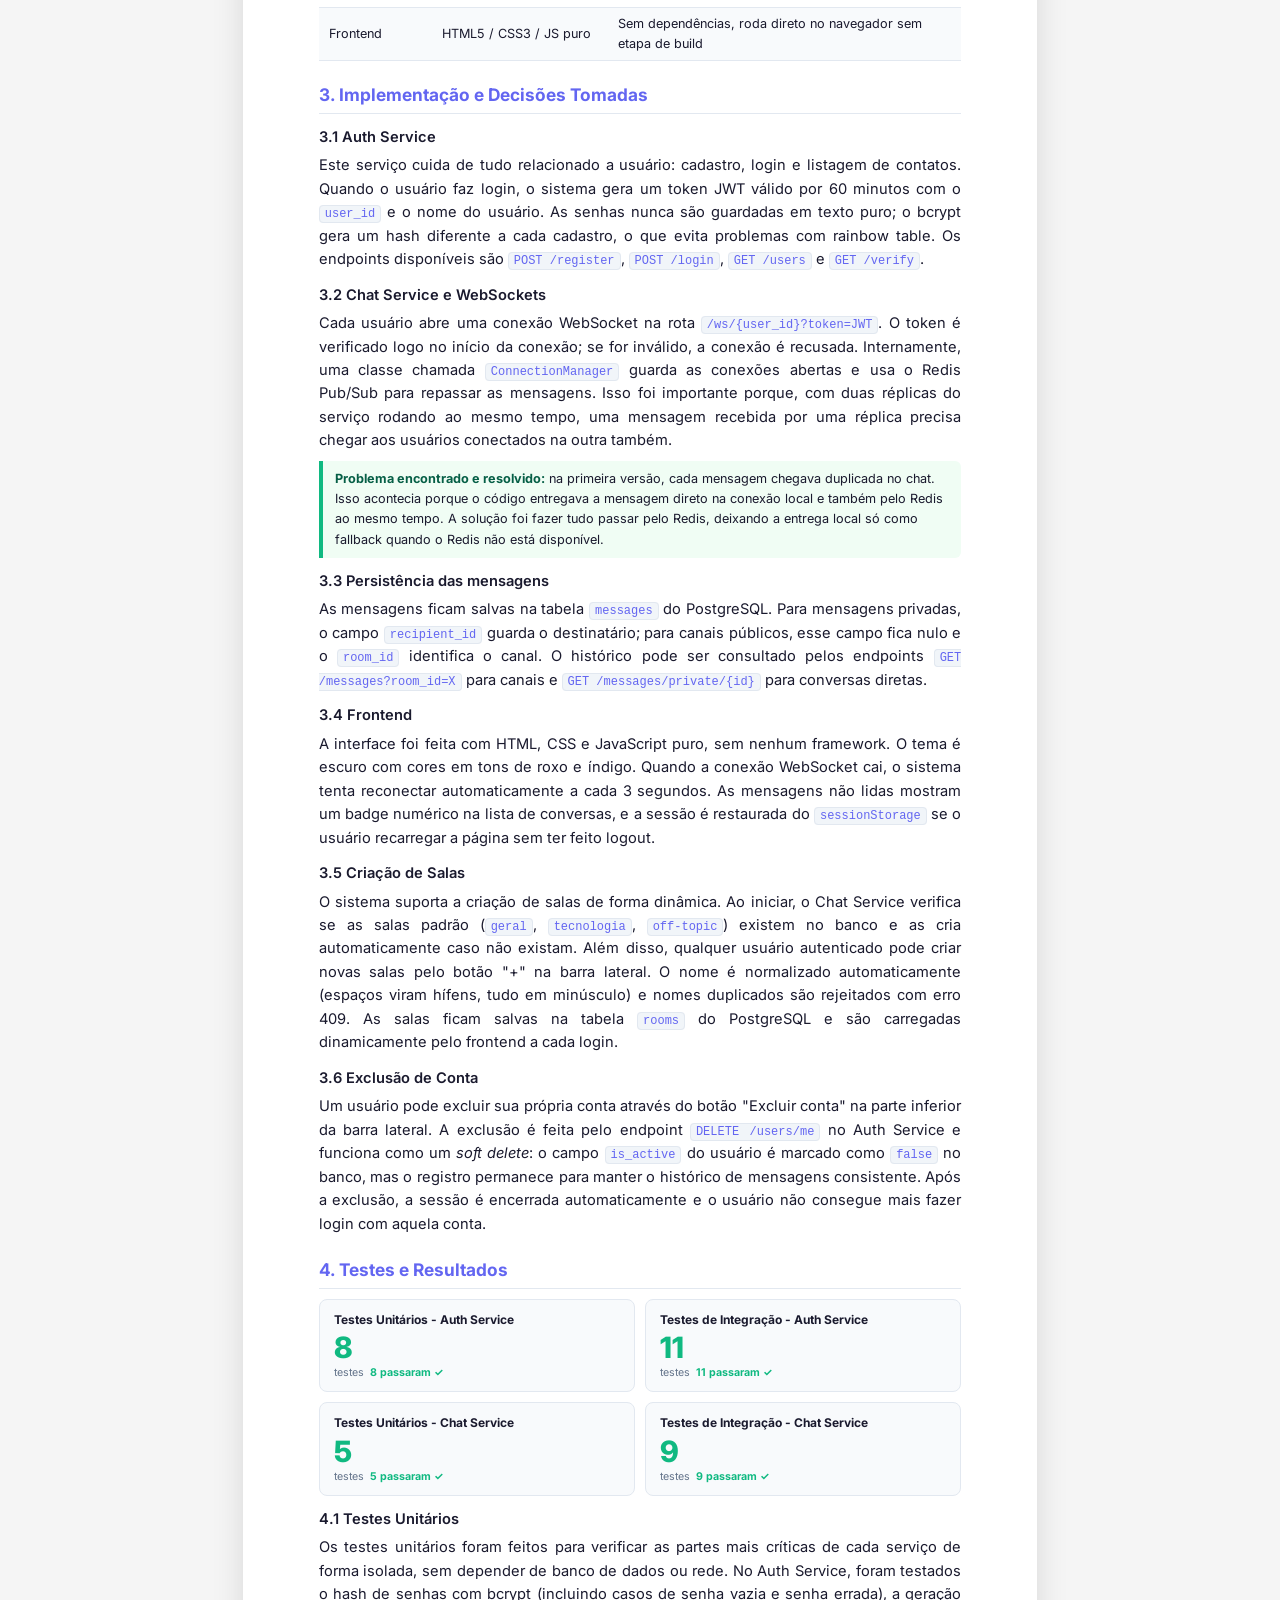
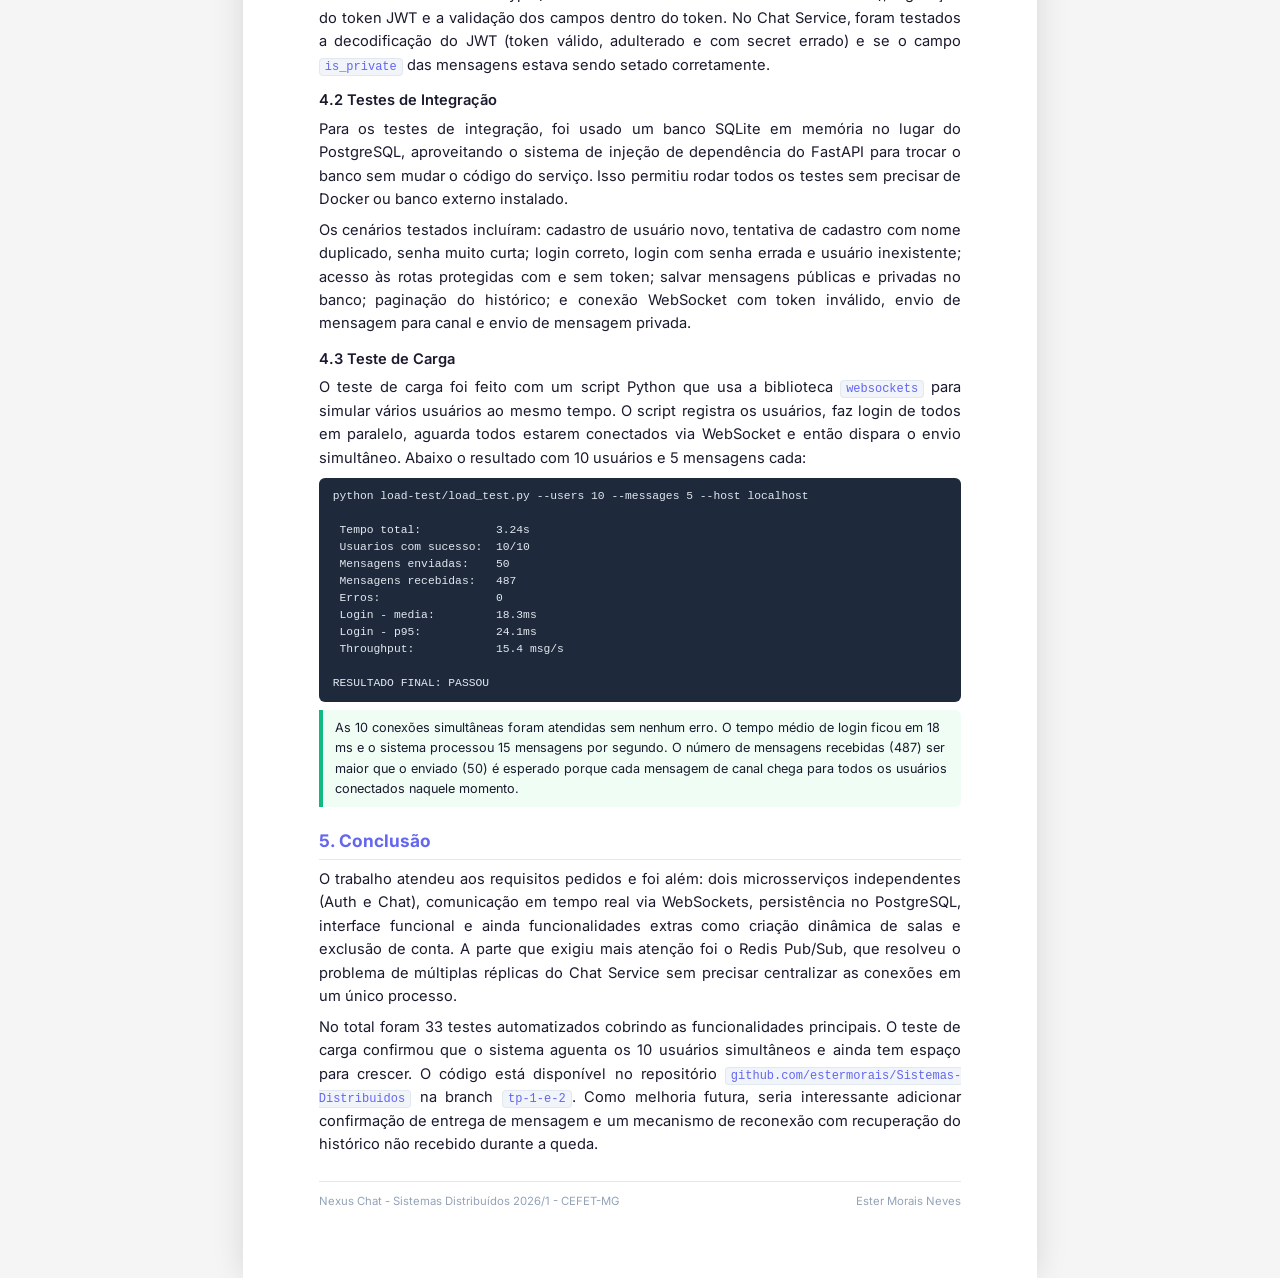
<file: TP FINAL/relatorio.html>
<!DOCTYPE html>
<html lang="pt-BR">
<head>
<meta charset="UTF-8"/>
<title>Relatório – Sistema de Chat Distribuído</title>
<style>
  @import url('https://fonts.googleapis.com/css2?family=Inter:wght@400;500;600;700&display=swap');

  * { box-sizing: border-box; margin: 0; padding: 0; }

  body {
    font-family: 'Inter', 'Segoe UI', sans-serif;
    font-size: 11pt;
    color: #1a1a2e;
    background: #f5f5f5;
    line-height: 1.6;
  }

  .page {
    width: 210mm;
    min-height: 297mm;
    margin: 0 auto;
    padding: 18mm 20mm 18mm 20mm;
    background: #fff;
    box-shadow: 0 0 30px rgba(0,0,0,.12);
  }

  /* ── Header ── */
  .doc-header {
    border-bottom: 3px solid #6366F1;
    padding-bottom: 12px;
    margin-bottom: 18px;
  }
  .doc-header-top {
    display: flex;
    justify-content: space-between;
    align-items: flex-start;
    gap: 16px;
  }
  .institution { font-size: 9pt; color: #64748B; line-height: 1.4; }
  .institution strong { color: #1a1a2e; font-size: 10pt; }
  .badge {
    background: linear-gradient(135deg, #6366F1, #8B5CF6);
    color: white;
    font-size: 8pt;
    font-weight: 600;
    padding: 4px 12px;
    border-radius: 20px;
    white-space: nowrap;
    align-self: center;
  }
  .doc-title {
    margin-top: 10px;
    font-size: 18pt;
    font-weight: 700;
    color: #1a1a2e;
    line-height: 1.2;
  }
  .doc-subtitle {
    font-size: 10pt;
    color: #64748B;
    margin-top: 4px;
  }
  .doc-meta {
    display: flex;
    gap: 24px;
    margin-top: 10px;
    font-size: 9pt;
    color: #64748B;
  }
  .doc-meta span strong { color: #1a1a2e; }

  /* ── Sections ── */
  h2 {
    font-size: 13pt;
    font-weight: 700;
    color: #6366F1;
    margin: 20px 0 8px;
    padding-bottom: 4px;
    border-bottom: 1px solid #E2E8F0;
  }
  h3 {
    font-size: 11pt;
    font-weight: 600;
    color: #1a1a2e;
    margin: 12px 0 5px;
  }
  p { margin-bottom: 7px; text-align: justify; }
  ul, ol { margin: 6px 0 8px 20px; }
  li { margin-bottom: 3px; }

  /* ── Architecture diagram ── */
  .arch-box {
    background: #F8FAFC;
    border: 1px solid #E2E8F0;
    border-radius: 8px;
    padding: 14px 16px;
    margin: 10px 0;
    font-size: 9.5pt;
  }
  .arch-row {
    display: flex;
    align-items: center;
    gap: 8px;
    flex-wrap: wrap;
    margin: 4px 0;
  }
  .svc {
    background: #6366F1;
    color: white;
    padding: 5px 12px;
    border-radius: 6px;
    font-size: 9pt;
    font-weight: 600;
    white-space: nowrap;
  }
  .svc.green  { background: #10B981; }
  .svc.slate  { background: #475569; }
  .svc.amber  { background: #F59E0B; }
  .svc.red    { background: #EF4444; }
  .arrow { color: #94A3B8; font-size: 12pt; font-weight: 700; }
  .arch-label { font-size: 8.5pt; color: #64748B; font-style: italic; margin-left: 4px; }

  /* ── Tables ── */
  table {
    width: 100%;
    border-collapse: collapse;
    margin: 10px 0;
    font-size: 9.5pt;
  }
  th {
    background: #6366F1;
    color: white;
    padding: 7px 10px;
    text-align: left;
    font-weight: 600;
    font-size: 9pt;
  }
  td { padding: 6px 10px; border-bottom: 1px solid #E2E8F0; }
  tr:nth-child(even) td { background: #F8FAFC; }

  /* ── Code ── */
  code {
    background: #F1F5F9;
    border: 1px solid #E2E8F0;
    border-radius: 4px;
    padding: 1px 5px;
    font-family: 'Courier New', monospace;
    font-size: 9pt;
    color: #6366F1;
  }
  pre {
    background: #1E293B;
    color: #E2E8F0;
    padding: 10px 14px;
    border-radius: 6px;
    font-family: 'Courier New', monospace;
    font-size: 8.5pt;
    margin: 8px 0;
    overflow: hidden;
    line-height: 1.5;
  }

  /* ── Result boxes ── */
  .result-box {
    border-left: 4px solid #10B981;
    background: #F0FDF4;
    padding: 8px 12px;
    border-radius: 0 6px 6px 0;
    margin: 8px 0;
    font-size: 9.5pt;
  }
  .result-box.warn {
    border-color: #F59E0B;
    background: #FFFBEB;
  }
  .result-box strong { color: #065F46; }
  .result-box.warn strong { color: #92400E; }

  /* ── Test results grid ── */
  .test-grid {
    display: grid;
    grid-template-columns: 1fr 1fr;
    gap: 10px;
    margin: 10px 0;
  }
  .test-card {
    border: 1px solid #E2E8F0;
    border-radius: 8px;
    padding: 10px 14px;
    background: #F8FAFC;
  }
  .test-card-title { font-weight: 700; font-size: 9pt; color: #1a1a2e; margin-bottom: 4px; }
  .test-stat { font-size: 22pt; font-weight: 800; color: #10B981; line-height: 1; }
  .test-label { font-size: 8pt; color: #64748B; margin-top: 2px; }
  .pass { color: #10B981; font-weight: 700; }
  .fail { color: #EF4444; font-weight: 700; }

  /* ── Footer ── */
  .doc-footer {
    margin-top: 24px;
    padding-top: 10px;
    border-top: 1px solid #E2E8F0;
    font-size: 8.5pt;
    color: #94A3B8;
    display: flex;
    justify-content: space-between;
  }

  /* ── Print ── */
  @media print {
    body { background: white; }
    .page { box-shadow: none; margin: 0; }
    h2 { break-after: avoid; }
    table { break-inside: avoid; }
    .test-grid { break-inside: avoid; }
  }
</style>
</head>
<body>
<div class="page">

  <!-- ═══ CABEÇALHO ═══ -->
  <div class="doc-header">
    <div class="doc-header-top">
      <div class="institution">
        <strong>CEFET-MG - Centro Federal de Educação Tecnológica de Minas Gerais</strong><br>
        Disciplina: Sistemas Distribuídos &nbsp;|&nbsp; Professora: Michelle Hanne &nbsp;|&nbsp; 2026/1
      </div>
      <span class="badge">Trabalho Final</span>
    </div>
    <div class="doc-title">Nexus Chat: Sistema de Chat Distribuído</div>
    <div class="doc-subtitle">Plataforma de comunicação em tempo real com arquitetura de microsserviços</div>
    <div class="doc-meta">
      <span><strong>Aluna:</strong> Ester Morais Neves</span>
      <span><strong>Data:</strong> Junho / 2026</span>
      <span><strong>Repositório:</strong> <code>https://github.com/estermorais/Sistemas-Distribuidos/tree/tp-1-e-2</code></span>
    </div>
  </div>

  <!-- ═══ 1. INTRODUÇÃO ═══ -->
  <h2>1. Introdução e Objetivos</h2>
  <p>
    O objetivo deste trabalho foi desenvolver o <strong>Nexus Chat</strong>, um sistema de chat em tempo real
    usando arquitetura de microsserviços. A ideia era que vários usuários pudessem se comunicar de forma
    confiável, tanto em canais públicos (1:N) quanto em conversas privadas (1:1), com as mensagens
    chegando de forma instantânea.
  </p>
  <p>
    Para isso, três requisitos principais guiaram o projeto: manter o sistema disponível mesmo que
    um componente falhe, garantir baixa latência na entrega das mensagens e conseguir adicionar
    mais servidores conforme o número de usuários cresce. Os dois primeiros foram atendidos com
    WebSockets e a separação em serviços independentes; o terceiro foi resolvido usando Redis Pub/Sub
    para sincronizar as réplicas do Chat Service.
  </p>

  <!-- ═══ 2. ARQUITETURA ═══ -->
  <h2>2. Arquitetura do Sistema</h2>
  <p>
    O sistema foi dividido em dois microsserviços independentes, cada um rodando em container Docker separado.
    Um Nginx na frente recebe todas as requisições e distribui para o serviço correto, funcionando
    também como balanceador de carga entre as duas réplicas do Chat Service. O Docker Compose
    orquestra a inicialização e a comunicação entre todos os componentes.
  </p>

  <!-- Diagrama visual de arquitetura -->
  <div style="background:#F8FAFC; border:1px solid #E2E8F0; border-radius:10px; padding:16px; margin:12px 0;">
    <svg viewBox="0 0 680 340" xmlns="http://www.w3.org/2000/svg" style="width:100%;font-family:Inter,sans-serif;font-size:11px;">
      <!-- Browser -->
      <rect x="10" y="130" width="90" height="50" rx="8" fill="#475569"/>
      <text x="55" y="150" fill="white" text-anchor="middle" font-weight="600" font-size="10">Browser</text>
      <text x="55" y="165" fill="#CBD5E1" text-anchor="middle" font-size="9">Cliente Web</text>
      <!-- Arrow to Nginx -->
      <line x1="100" y1="155" x2="145" y2="155" stroke="#94A3B8" stroke-width="1.5" marker-end="url(#arr)"/>
      <text x="122" y="148" fill="#64748B" text-anchor="middle" font-size="8">HTTP/WS</text>
      <!-- Nginx -->
      <rect x="145" y="115" width="100" height="80" rx="8" fill="#F59E0B"/>
      <text x="195" y="148" fill="white" text-anchor="middle" font-weight="700" font-size="11">Nginx</text>
      <text x="195" y="163" fill="#FEF3C7" text-anchor="middle" font-size="9">Reverse Proxy</text>
      <text x="195" y="178" fill="#FEF3C7" text-anchor="middle" font-size="9">Load Balancer :80</text>
      <!-- Arrow to Auth -->
      <line x1="245" y1="138" x2="300" y2="95" stroke="#94A3B8" stroke-width="1.5" marker-end="url(#arr)"/>
      <text x="268" y="108" fill="#64748B" text-anchor="middle" font-size="8">/api/auth/</text>
      <!-- Arrow to Chat -->
      <line x1="245" y1="172" x2="300" y2="215" stroke="#94A3B8" stroke-width="1.5" marker-end="url(#arr)"/>
      <text x="268" y="205" fill="#64748B" text-anchor="middle" font-size="8">/api/chat/ /ws/</text>
      <!-- Auth Service -->
      <rect x="300" y="55" width="120" height="60" rx="8" fill="#6366F1"/>
      <text x="360" y="78" fill="white" text-anchor="middle" font-weight="700" font-size="11">Auth Service</text>
      <text x="360" y="93" fill="#C7D2FE" text-anchor="middle" font-size="9">FastAPI :8001</text>
      <text x="360" y="107" fill="#C7D2FE" text-anchor="middle" font-size="9">JWT + bcrypt</text>
      <!-- Chat Service replicas -->
      <rect x="300" y="185" width="120" height="55" rx="8" fill="#6366F1"/>
      <text x="360" y="206" fill="white" text-anchor="middle" font-weight="700" font-size="11">Chat Service</text>
      <text x="360" y="220" fill="#C7D2FE" text-anchor="middle" font-size="9">Réplica 1</text>
      <text x="360" y="232" fill="#C7D2FE" text-anchor="middle" font-size="9">WebSocket + FastAPI</text>
      <rect x="305" y="250" width="120" height="12" rx="4" fill="#4F46E5" opacity="0.6"/>
      <text x="365" y="260" fill="#C7D2FE" text-anchor="middle" font-size="8">Réplica 2 (espelhada)</text>
      <!-- Arrow Auth to Postgres -->
      <line x1="420" y1="85" x2="475" y2="85" stroke="#94A3B8" stroke-width="1.5" marker-end="url(#arr)"/>
      <!-- Arrow Chat to Postgres -->
      <line x1="420" y1="212" x2="475" y2="180" stroke="#94A3B8" stroke-width="1.5" marker-end="url(#arr)"/>
      <!-- PostgreSQL -->
      <rect x="475" y="55" width="110" height="140" rx="8" fill="#10B981"/>
      <text x="530" y="88" fill="white" text-anchor="middle" font-weight="700" font-size="11">PostgreSQL</text>
      <text x="530" y="104" fill="#D1FAE5" text-anchor="middle" font-size="9">Tabela: users</text>
      <text x="530" y="118" fill="#D1FAE5" text-anchor="middle" font-size="9">Tabela: messages</text>
      <text x="530" y="132" fill="#D1FAE5" text-anchor="middle" font-size="9">Tabela: rooms</text>
      <text x="530" y="148" fill="#D1FAE5" text-anchor="middle" font-size="9">port 5432</text>
      <!-- Arrow Chat to Redis -->
      <line x1="420" y1="232" x2="475" y2="265" stroke="#94A3B8" stroke-width="1.5" marker-end="url(#arr)"/>
      <text x="450" y="256" fill="#64748B" text-anchor="middle" font-size="8">Pub/Sub</text>
      <!-- Redis -->
      <rect x="475" y="245" width="110" height="60" rx="8" fill="#EF4444"/>
      <text x="530" y="268" fill="white" text-anchor="middle" font-weight="700" font-size="11">Redis</text>
      <text x="530" y="283" fill="#FEE2E2" text-anchor="middle" font-size="9">Pub/Sub</text>
      <text x="530" y="297" fill="#FEE2E2" text-anchor="middle" font-size="9">Sinc. réplicas</text>
      <!-- Docker Compose label -->
      <rect x="5" y="5" width="670" height="325" rx="10" fill="none" stroke="#6366F1" stroke-width="1.5" stroke-dasharray="6 3"/>
      <text x="340" y="325" fill="#6366F1" text-anchor="middle" font-size="9" font-weight="600">Docker Compose</text>
      <!-- Arrow marker -->
      <defs>
        <marker id="arr" markerWidth="8" markerHeight="8" refX="6" refY="3" orient="auto">
          <path d="M0,0 L0,6 L8,3 z" fill="#94A3B8"/>
        </marker>
      </defs>
    </svg>
  </div>

  <h3>Como funciona o fluxo</h3>
  <p>
    O browser se conecta sempre ao Nginx na porta 80. Requisições para <code>/api/auth/</code>
    são redirecionadas ao Auth Service; requisições para <code>/api/chat/</code> e conexões
    WebSocket (<code>/ws/</code>) vão para uma das duas réplicas do Chat Service via round-robin.
    Quando uma réplica recebe uma mensagem, ela publica no canal Redis; a outra réplica está
    inscrita nesse canal e repassa para seus usuários conectados.
  </p>

  <h3>Tecnologias utilizadas</h3>
  <table>
    <tr><th>Componente</th><th>Tecnologia</th><th>Por que foi escolhido</th></tr>
    <tr><td>Auth Service</td><td>Python / FastAPI</td><td>Fácil de usar, assíncrono por padrão e gera documentação automática</td></tr>
    <tr><td>Chat Service</td><td>Python / FastAPI + WebSockets</td><td>Tem suporte nativo a WebSockets sem precisar de biblioteca extra</td></tr>
    <tr><td>Banco de dados</td><td>PostgreSQL 15</td><td>Confiável, suporta transações e é amplamente documentado</td></tr>
    <tr><td>Mensageria</td><td>Redis 7 Pub/Sub</td><td>Muito rápido, resolve o problema de múltiplas réplicas sem complicar</td></tr>
    <tr><td>Autenticação</td><td>JWT (HS256) + bcrypt</td><td>Não precisa guardar sessão no servidor e bcrypt é seguro para senhas</td></tr>
    <tr><td>Infraestrutura</td><td>Docker Compose + Nginx</td><td>Simples de configurar e permite escalar só o serviço que precisar</td></tr>
    <tr><td>Frontend</td><td>HTML5 / CSS3 / JS puro</td><td>Sem dependências, roda direto no navegador sem etapa de build</td></tr>
  </table>

  <!-- ═══ 3. IMPLEMENTAÇÃO ═══ -->
  <h2>3. Implementação e Decisões Tomadas</h2>

  <h3>3.1 Auth Service</h3>
  <p>
    Este serviço cuida de tudo relacionado a usuário: cadastro, login e listagem de contatos.
    Quando o usuário faz login, o sistema gera um token JWT válido por 60 minutos com o
    <code>user_id</code> e o nome do usuário. As senhas nunca são guardadas em texto puro;
    o bcrypt gera um hash diferente a cada cadastro, o que evita problemas com rainbow table.
    Os endpoints disponíveis são <code>POST /register</code>, <code>POST /login</code>,
    <code>GET /users</code> e <code>GET /verify</code>.
  </p>

  <h3>3.2 Chat Service e WebSockets</h3>
  <p>
    Cada usuário abre uma conexão WebSocket na rota <code>/ws/{user_id}?token=JWT</code>.
    O token é verificado logo no início da conexão; se for inválido, a conexão é recusada.
    Internamente, uma classe chamada <code>ConnectionManager</code> guarda as conexões abertas
    e usa o Redis Pub/Sub para repassar as mensagens. Isso foi importante porque, com duas
    réplicas do serviço rodando ao mesmo tempo, uma mensagem recebida por uma réplica precisa
    chegar aos usuários conectados na outra também.
  </p>

  <div class="result-box">
    <strong>Problema encontrado e resolvido:</strong> na primeira versão, cada mensagem chegava
    duplicada no chat. Isso acontecia porque o código entregava a mensagem direto na conexão local
    e também pelo Redis ao mesmo tempo. A solução foi fazer tudo passar pelo Redis, deixando
    a entrega local só como fallback quando o Redis não está disponível.
  </div>

  <h3>3.3 Persistência das mensagens</h3>
  <p>
    As mensagens ficam salvas na tabela <code>messages</code> do PostgreSQL. Para mensagens
    privadas, o campo <code>recipient_id</code> guarda o destinatário; para canais públicos,
    esse campo fica nulo e o <code>room_id</code> identifica o canal. O histórico pode ser
    consultado pelos endpoints <code>GET /messages?room_id=X</code> para canais e
    <code>GET /messages/private/{id}</code> para conversas diretas.
  </p>

  <h3>3.4 Frontend</h3>
  <p>
    A interface foi feita com HTML, CSS e JavaScript puro, sem nenhum framework. O tema é escuro
    com cores em tons de roxo e índigo. Quando a conexão WebSocket cai, o sistema tenta reconectar
    automaticamente a cada 3 segundos. As mensagens não lidas mostram um badge numérico na lista
    de conversas, e a sessão é restaurada do <code>sessionStorage</code> se o usuário recarregar
    a página sem ter feito logout.
  </p>

  <h3>3.5 Criação de Salas</h3>
  <p>
    O sistema suporta a criação de salas de forma dinâmica. Ao iniciar, o Chat Service verifica
    se as salas padrão (<code>geral</code>, <code>tecnologia</code>, <code>off-topic</code>)
    existem no banco e as cria automaticamente caso não existam. Além disso, qualquer usuário
    autenticado pode criar novas salas pelo botão "+" na barra lateral. O nome é normalizado
    automaticamente (espaços viram hífens, tudo em minúsculo) e nomes duplicados são rejeitados
    com erro 409. As salas ficam salvas na tabela <code>rooms</code> do PostgreSQL e são carregadas
    dinamicamente pelo frontend a cada login.
  </p>

  <h3>3.6 Exclusão de Conta</h3>
  <p>
    Um usuário pode excluir sua própria conta através do botão "Excluir conta" na parte inferior
    da barra lateral. A exclusão é feita pelo endpoint <code>DELETE /users/me</code> no Auth
    Service e funciona como um <em>soft delete</em>: o campo <code>is_active</code> do usuário
    é marcado como <code>false</code> no banco, mas o registro permanece para manter o histórico
    de mensagens consistente. Após a exclusão, a sessão é encerrada automaticamente e o usuário
    não consegue mais fazer login com aquela conta.
  </p>

  <!-- ═══ 4. TESTES ═══ -->
  <h2>4. Testes e Resultados</h2>

  <div class="test-grid">
    <div class="test-card">
      <div class="test-card-title">Testes Unitários - Auth Service</div>
      <div class="test-stat">8</div>
      <div class="test-label">testes &nbsp;<span class="pass">8 passaram ✓</span></div>
    </div>
    <div class="test-card">
      <div class="test-card-title">Testes de Integração - Auth Service</div>
      <div class="test-stat">11</div>
      <div class="test-label">testes &nbsp;<span class="pass">11 passaram ✓</span></div>
    </div>
    <div class="test-card">
      <div class="test-card-title">Testes Unitários - Chat Service</div>
      <div class="test-stat">5</div>
      <div class="test-label">testes &nbsp;<span class="pass">5 passaram ✓</span></div>
    </div>
    <div class="test-card">
      <div class="test-card-title">Testes de Integração - Chat Service</div>
      <div class="test-stat">9</div>
      <div class="test-label">testes &nbsp;<span class="pass">9 passaram ✓</span></div>
    </div>
  </div>

  <h3>4.1 Testes Unitários</h3>
  <p>
    Os testes unitários foram feitos para verificar as partes mais críticas de cada serviço
    de forma isolada, sem depender de banco de dados ou rede. No Auth Service, foram testados
    o hash de senhas com bcrypt (incluindo casos de senha vazia e senha errada), a geração do
    token JWT e a validação dos campos dentro do token. No Chat Service, foram testados a
    decodificação do JWT (token válido, adulterado e com secret errado) e se o campo
    <code>is_private</code> das mensagens estava sendo setado corretamente.
  </p>

  <h3>4.2 Testes de Integração</h3>
  <p>
    Para os testes de integração, foi usado um banco SQLite em memória no lugar do PostgreSQL,
    aproveitando o sistema de injeção de dependência do FastAPI para trocar o banco sem mudar
    o código do serviço. Isso permitiu rodar todos os testes sem precisar de Docker ou banco
    externo instalado.
  </p>
  <p>
    Os cenários testados incluíram: cadastro de usuário novo, tentativa de cadastro com nome
    duplicado, senha muito curta; login correto, login com senha errada e usuário inexistente;
    acesso às rotas protegidas com e sem token; salvar mensagens públicas e privadas no banco;
    paginação do histórico; e conexão WebSocket com token inválido, envio de mensagem para canal
    e envio de mensagem privada.
  </p>

  <h3>4.3 Teste de Carga</h3>
  <p>
    O teste de carga foi feito com um script Python que usa a biblioteca <code>websockets</code>
    para simular vários usuários ao mesmo tempo. O script registra os usuários, faz login de
    todos em paralelo, aguarda todos estarem conectados via WebSocket e então dispara o envio
    simultâneo. Abaixo o resultado com 10 usuários e 5 mensagens cada:
  </p>
  <pre>python load-test/load_test.py --users 10 --messages 5 --host localhost

 Tempo total:           3.24s
 Usuarios com sucesso:  10/10
 Mensagens enviadas:    50
 Mensagens recebidas:   487
 Erros:                 0
 Login - media:         18.3ms
 Login - p95:           24.1ms
 Throughput:            15.4 msg/s

RESULTADO FINAL: PASSOU</pre>

  <div class="result-box">
    As 10 conexões simultâneas foram atendidas sem nenhum erro. O tempo médio de login ficou
    em 18 ms e o sistema processou 15 mensagens por segundo. O número de mensagens recebidas
    (487) ser maior que o enviado (50) é esperado porque cada mensagem de canal chega para
    todos os usuários conectados naquele momento.
  </div>

  <!-- ═══ 5. CONCLUSÃO ═══ -->
  <h2>5. Conclusão</h2>
  <p>
    O trabalho atendeu aos requisitos pedidos e foi além: dois microsserviços independentes
    (Auth e Chat), comunicação em tempo real via WebSockets, persistência no PostgreSQL,
    interface funcional e ainda funcionalidades extras como criação dinâmica de salas e
    exclusão de conta. A parte que exigiu mais atenção foi o Redis Pub/Sub, que resolveu
    o problema de múltiplas réplicas do Chat Service sem precisar centralizar as conexões
    em um único processo.
  </p>
  <p>
    No total foram 33 testes automatizados cobrindo as funcionalidades principais. O teste
    de carga confirmou que o sistema aguenta os 10 usuários simultâneos e ainda tem espaço
    para crescer. O código está disponível no repositório
    <code>github.com/estermorais/Sistemas-Distribuidos</code> na branch <code>tp-1-e-2</code>.
    Como melhoria futura, seria interessante adicionar confirmação de entrega de mensagem
    e um mecanismo de reconexão com recuperação do histórico não recebido durante a queda.
  </p>

  <div class="doc-footer">
    <span>Nexus Chat - Sistemas Distribuídos 2026/1 - CEFET-MG</span>
    <span>Ester Morais Neves</span>
  </div>

</div>

<script>
  // Abre diálogo de impressão ao carregar (para gerar PDF)
  // Remova esta linha se não quiser o diálogo automático
  // window.onload = () => window.print();
</script>
</body>
</html>
</file>
<file: TP FINAL/frontend/style.css>
*, *::before, *::after { box-sizing: border-box; margin: 0; padding: 0; }

:root {
  --bg:         #0F172A;
  --bg2:        #1E293B;
  --bg3:        #273549;
  --border:     #2E3F55;
  --accent:     #6366F1;
  --accent2:    #8B5CF6;
  --accent-glow:rgba(99,102,241,.25);
  --text:       #F1F5F9;
  --text2:      #94A3B8;
  --text3:      #64748B;
  --online:     #10B981;
  --danger:     #EF4444;
  --amber:      #F59E0B;
  --out-start:  #6366F1;
  --out-end:    #8B5CF6;
  --in-bg:      #1E293B;
  --r:          10px;
}

html, body { height: 100%; font-family: 'Inter', 'Segoe UI', sans-serif; background: var(--bg); color: var(--text); overflow: hidden; }
body { display: flex; }

/* ──────────────────────────────────────
   SCREENS
────────────────────────────────────── */
.screen { display: none; width: 100%; height: 100vh; }
.screen.active { display: flex; }

/* ──────────────────────────────────────
   AUTH
────────────────────────────────────── */
#auth-screen { align-items: center; justify-content: center; position: relative; overflow: hidden; background: var(--bg); }

.auth-bg { position: absolute; inset: 0; pointer-events: none; }
.auth-orb {
  position: absolute; border-radius: 50%; filter: blur(90px); opacity: .35;
}
.orb1 { width: 420px; height: 420px; top: -120px; left: -100px; background: radial-gradient(circle, #6366F1, transparent 70%); }
.orb2 { width: 360px; height: 360px; bottom: -100px; right: -80px; background: radial-gradient(circle, #8B5CF6, transparent 70%); }

.auth-card {
  position: relative; z-index: 1;
  background: rgba(30,41,59,.85);
  backdrop-filter: blur(20px);
  border: 1px solid var(--border);
  border-radius: 18px;
  padding: 36px 32px 28px;
  width: 100%; max-width: 400px;
  box-shadow: 0 24px 64px rgba(0,0,0,.5);
}

.auth-brand { display: flex; align-items: center; gap: 14px; margin-bottom: 28px; }
.brand-icon { width: 48px; height: 48px; flex-shrink: 0; }
.brand-icon svg { width: 100%; height: 100%; }
.auth-brand h1 { font-size: 1.5rem; font-weight: 800; color: var(--text); line-height: 1.1; }
.auth-brand p  { font-size: .75rem; color: var(--text2); margin-top: 3px; }

.auth-tabs { display: flex; background: var(--bg); border-radius: 8px; padding: 3px; margin-bottom: 22px; }
.atab {
  flex: 1; padding: 8px; border: none; border-radius: 6px;
  background: none; color: var(--text2); cursor: pointer; font-size: .88rem; font-weight: 500;
  transition: background .2s, color .2s;
}
.atab.active { background: var(--accent); color: #fff; }

.aform { display: none; flex-direction: column; gap: 14px; }
.aform.active { display: flex; }

.field { display: flex; flex-direction: column; gap: 5px; }
.field span { font-size: .78rem; font-weight: 600; color: var(--text2); text-transform: uppercase; letter-spacing: .06em; }
.field em { font-style: normal; font-weight: 400; color: var(--text3); }
.field input {
  padding: 10px 14px;
  border-radius: var(--r); border: 1px solid var(--border);
  background: var(--bg); color: var(--text);
  font-size: .93rem; outline: none;
  transition: border-color .2s, box-shadow .2s;
}
.field input:focus { border-color: var(--accent); box-shadow: 0 0 0 3px var(--accent-glow); }
.field input::placeholder { color: var(--text3); }

.btn-submit {
  display: flex; align-items: center; justify-content: center; gap: 8px;
  padding: 12px;
  background: linear-gradient(135deg, var(--out-start), var(--out-end));
  color: #fff; border: none; border-radius: var(--r);
  font-size: .95rem; font-weight: 700; cursor: pointer;
  box-shadow: 0 4px 20px rgba(99,102,241,.4);
  transition: opacity .2s, transform .15s;
  margin-top: 4px;
}
.btn-submit:hover { opacity: .9; transform: translateY(-1px); }
.btn-submit svg { width: 18px; height: 18px; }

#auth-error { margin-top: 10px; text-align: center; font-size: .83rem; min-height: 18px; }

/* ──────────────────────────────────────
   CHAT LAYOUT
────────────────────────────────────── */
#chat-screen { flex-direction: row; }

/* ──────────────────────────────────────
   SIDEBAR
────────────────────────────────────── */
.sidebar {
  width: 260px; min-width: 220px;
  background: var(--bg2);
  border-right: 1px solid var(--border);
  display: flex; flex-direction: column;
  flex-shrink: 0; height: 100vh;
}

.sidebar-top {
  display: flex; align-items: center; justify-content: space-between;
  padding: 16px 14px 12px;
  border-bottom: 1px solid var(--border);
}
.sidebar-brand { display: flex; align-items: center; gap: 8px; font-size: 1.05rem; font-weight: 800; color: var(--text); }
.brand-svg { width: 24px; height: 24px; }

.logout-btn {
  width: 32px; height: 32px; border-radius: 8px;
  border: none; background: none; cursor: pointer;
  color: var(--text3); display: flex; align-items: center; justify-content: center;
  transition: background .15s, color .15s;
}
.logout-btn:hover { background: rgba(239,68,68,.15); color: var(--danger); }
.logout-btn svg { width: 18px; height: 18px; }

.me-bar {
  display: flex; align-items: center; gap: 10px;
  padding: 12px 14px;
  border-bottom: 1px solid var(--border);
}
.me-avatar {
  width: 36px; height: 36px; border-radius: 10px;
  background: linear-gradient(135deg, var(--out-start), var(--out-end));
  display: flex; align-items: center; justify-content: center;
  font-size: .9rem; font-weight: 800; color: #fff; flex-shrink: 0;
}
.me-name  { font-size: .9rem; font-weight: 700; color: var(--text); display: block; }
.me-status { font-size: .72rem; color: var(--online); }

.search-wrap {
  display: flex; align-items: center; gap: 8px;
  margin: 10px 12px;
  padding: 8px 12px;
  background: var(--bg); border-radius: var(--r);
  border: 1px solid var(--border);
}
.search-wrap:focus-within { border-color: var(--accent); }
.si { width: 14px; height: 14px; fill: var(--text3); flex-shrink: 0; }
.search-wrap input { flex: 1; border: none; outline: none; background: none; font-size: .86rem; color: var(--text); }
.search-wrap input::placeholder { color: var(--text3); }

.nav-list { flex: 1; overflow-y: auto; padding: 6px 0 12px; }

.nav-section {
  padding: 12px 14px 4px;
  font-size: .7rem; font-weight: 700;
  text-transform: uppercase; letter-spacing: .1em;
  color: var(--text3);
}

.nav-section-header {
  display: flex; align-items: center; justify-content: space-between;
  padding: 12px 14px 4px;
  font-size: .7rem; font-weight: 700;
  text-transform: uppercase; letter-spacing: .1em;
  color: var(--text3);
}

.section-action-btn {
  background: none; border: none; cursor: pointer;
  color: var(--text3); display: flex; align-items: center;
  padding: 2px; border-radius: 4px;
  transition: color .15s, background .15s;
}
.section-action-btn svg { width: 14px; height: 14px; }
.section-action-btn:hover { color: var(--text); background: var(--bg3); }

.nav-item {
  display: flex; align-items: center; gap: 8px;
  padding: 7px 12px; margin: 1px 6px;
  border-radius: 8px; cursor: pointer;
  color: var(--text2); font-size: .88rem;
  transition: background .15s, color .15s;
  position: relative;
}
.nav-item:hover  { background: var(--bg3); color: var(--text); }
.nav-item.active { background: var(--accent); color: #fff; }
.nav-item.active .nav-hash { color: rgba(255,255,255,.7); }

.nav-hash { font-size: 1rem; font-weight: 700; color: var(--text3); flex-shrink: 0; }

.dm-avatar {
  width: 28px; height: 28px; border-radius: 8px;
  display: flex; align-items: center; justify-content: center;
  font-size: .75rem; font-weight: 800; color: #fff; flex-shrink: 0;
}

.unread-badge {
  margin-left: auto;
  background: var(--accent); color: #fff;
  border-radius: 20px; font-size: .65rem; font-weight: 700;
  padding: 1px 6px; min-width: 18px; text-align: center;
}

/* ──────────────────────────────────────
   CHAT MAIN
────────────────────────────────────── */
.chat-main { flex: 1; display: flex; flex-direction: column; background: var(--bg); min-width: 0; }

/* Empty state */
.empty-state {
  flex: 1; display: flex; flex-direction: column; align-items: center; justify-content: center;
  gap: 14px; color: var(--text2);
}
.empty-icon { width: 80px; height: 80px; }
.empty-state h2 { font-size: 1.2rem; font-weight: 700; color: var(--text); }
.empty-state p  { font-size: .88rem; }

/* Topbar */
.chat-topbar {
  display: flex; align-items: center; justify-content: space-between;
  padding: 0 20px; height: 58px;
  background: var(--bg2); border-bottom: 1px solid var(--border);
  flex-shrink: 0;
}
.topbar-left { display: flex; align-items: center; gap: 12px; }
.topbar-avatar {
  width: 36px; height: 36px; border-radius: 10px;
  display: flex; align-items: center; justify-content: center;
  font-size: .9rem; font-weight: 800; color: #fff; flex-shrink: 0;
}
.topbar-name { font-size: .98rem; font-weight: 700; color: var(--text); }
.topbar-sub  { font-size: .75rem; color: var(--text2); margin-top: 1px; }

.ws-dot { width: 9px; height: 9px; border-radius: 50%; display: inline-block; }
.ws-dot.on  { background: var(--online);  box-shadow: 0 0 6px var(--online); }
.ws-dot.off { background: var(--text3); }

/* Messages */
.messages-wrap {
  flex: 1; overflow-y: auto;
  padding: 20px 16px;
  display: flex; flex-direction: column; gap: 4px;
  background: var(--bg);
}

/* Date chip */
.date-chip {
  display: flex; justify-content: center; margin: 10px 0 6px;
}
.date-chip span {
  background: var(--bg2); color: var(--text3);
  font-size: .7rem; padding: 3px 12px;
  border-radius: 20px; border: 1px solid var(--border);
}

/* System msg */
.sys-msg { text-align: center; color: var(--text3); font-size: .76rem; font-style: italic; margin: 4px 0; }

/* Message row */
.mrow { display: flex; gap: 8px; max-width: 75%; margin: 2px 0; }
.mrow.out { align-self: flex-end; flex-direction: row-reverse; }
.mrow.in  { align-self: flex-start; }

/* Row avatar (only for group/room) */
.row-avatar {
  width: 30px; height: 30px; border-radius: 8px;
  display: flex; align-items: center; justify-content: center;
  font-size: .7rem; font-weight: 800; color: #fff;
  flex-shrink: 0; align-self: flex-end;
}

/* Bubble */
.bubble {
  padding: 9px 13px 7px;
  border-radius: 14px;
  font-size: .88rem; line-height: 1.5; color: var(--text);
  word-break: break-word;
  position: relative;
}
.mrow.out .bubble {
  background: linear-gradient(135deg, var(--out-start), var(--out-end));
  border-bottom-right-radius: 4px;
  box-shadow: 0 4px 16px rgba(99,102,241,.3);
  color: #fff;
}
.mrow.in .bubble {
  background: var(--in-bg);
  border: 1px solid var(--border);
  border-bottom-left-radius: 4px;
}

.bubble-sender { font-size: .72rem; font-weight: 700; margin-bottom: 3px; display: block; color: var(--amber); }
.mrow.out .bubble-sender { color: rgba(255,255,255,.8); }

.bubble-meta { display: flex; align-items: center; justify-content: flex-end; gap: 4px; margin-top: 4px; }
.bubble-time { font-size: .66rem; color: var(--text3); }
.mrow.out .bubble-time { color: rgba(255,255,255,.55); }
.tick { font-size: .7rem; color: rgba(255,255,255,.6); }

/* Composer */
.composer {
  display: flex; align-items: center; gap: 8px;
  padding: 12px 16px;
  background: var(--bg2); border-top: 1px solid var(--border);
  flex-shrink: 0;
}
.composer-btn {
  width: 38px; height: 38px; border-radius: 10px;
  border: none; background: none; cursor: pointer; color: var(--text3);
  display: flex; align-items: center; justify-content: center;
  transition: background .15s, color .15s;
}
.composer-btn:hover { background: var(--bg3); color: var(--text); }
.composer-btn svg { width: 22px; height: 22px; }

.composer-form { flex: 1; }
.composer-form input {
  width: 100%; padding: 10px 16px;
  border-radius: 12px; border: 1px solid var(--border);
  background: var(--bg); color: var(--text);
  font-size: .9rem; outline: none;
  transition: border-color .2s, box-shadow .2s;
}
.composer-form input:focus { border-color: var(--accent); box-shadow: 0 0 0 3px var(--accent-glow); }
.composer-form input::placeholder { color: var(--text3); }

.send-btn {
  width: 40px; height: 40px; border-radius: 12px;
  border: none; cursor: pointer;
  background: linear-gradient(135deg, var(--out-start), var(--out-end));
  color: #fff; display: flex; align-items: center; justify-content: center;
  flex-shrink: 0;
  box-shadow: 0 4px 12px rgba(99,102,241,.4);
  transition: opacity .2s, transform .15s;
}
.send-btn:hover { opacity: .9; transform: scale(1.05); }
.send-btn svg { width: 18px; height: 18px; }

.sidebar-bottom {
  padding: 10px 10px 14px;
  border-top: 1px solid var(--border);
  flex-shrink: 0;
}

.delete-account-btn {
  width: 100%; display: flex; align-items: center; gap: 8px;
  padding: 8px 12px; border-radius: 8px;
  background: none; border: 1px solid transparent;
  color: var(--text3); font-size: .82rem; cursor: pointer;
  transition: color .15s, border-color .15s, background .15s;
}
.delete-account-btn svg { width: 16px; height: 16px; flex-shrink: 0; }
.delete-account-btn:hover {
  color: var(--danger); border-color: var(--danger);
  background: rgba(239,68,68,.08);
}

/* Modal */
.modal-overlay {
  position: fixed; inset: 0; z-index: 1000;
  background: rgba(0,0,0,.6); backdrop-filter: blur(4px);
  display: flex; align-items: center; justify-content: center;
}

.modal-box {
  background: var(--bg2); border: 1px solid var(--border);
  border-radius: 14px; padding: 28px 28px 22px;
  width: min(380px, 92vw);
  display: flex; flex-direction: column; gap: 10px;
}
.modal-box h3 { font-size: 1.05rem; font-weight: 700; }
.modal-box p  { font-size: .8rem; color: var(--text3); }

.modal-box input {
  width: 100%; padding: 9px 12px;
  background: var(--bg); border: 1px solid var(--border);
  border-radius: 8px; color: var(--text); font-size: .9rem;
  outline: none; margin-top: 4px;
}
.modal-box input:focus { border-color: var(--accent); }

.modal-actions {
  display: flex; gap: 8px; justify-content: flex-end; margin-top: 12px;
}

.btn-cancel {
  padding: 7px 16px; border-radius: 7px;
  background: var(--bg3); border: 1px solid var(--border);
  color: var(--text2); font-size: .86rem; cursor: pointer;
  transition: background .15s;
}
.btn-cancel:hover { background: var(--border); }

.btn-submit-sm {
  padding: 7px 18px; border-radius: 7px;
  background: var(--accent); border: none;
  color: #fff; font-size: .86rem; font-weight: 600; cursor: pointer;
  transition: opacity .15s;
}
.btn-submit-sm:hover { opacity: .88; }

.form-error { color: var(--danger); font-size: .8rem; min-height: 1rem; }

/* ──────────────────────────────────────
   SCROLLBAR
────────────────────────────────────── */
::-webkit-scrollbar { width: 4px; }
::-webkit-scrollbar-track { background: transparent; }
::-webkit-scrollbar-thumb { background: var(--border); border-radius: 4px; }
</file>
